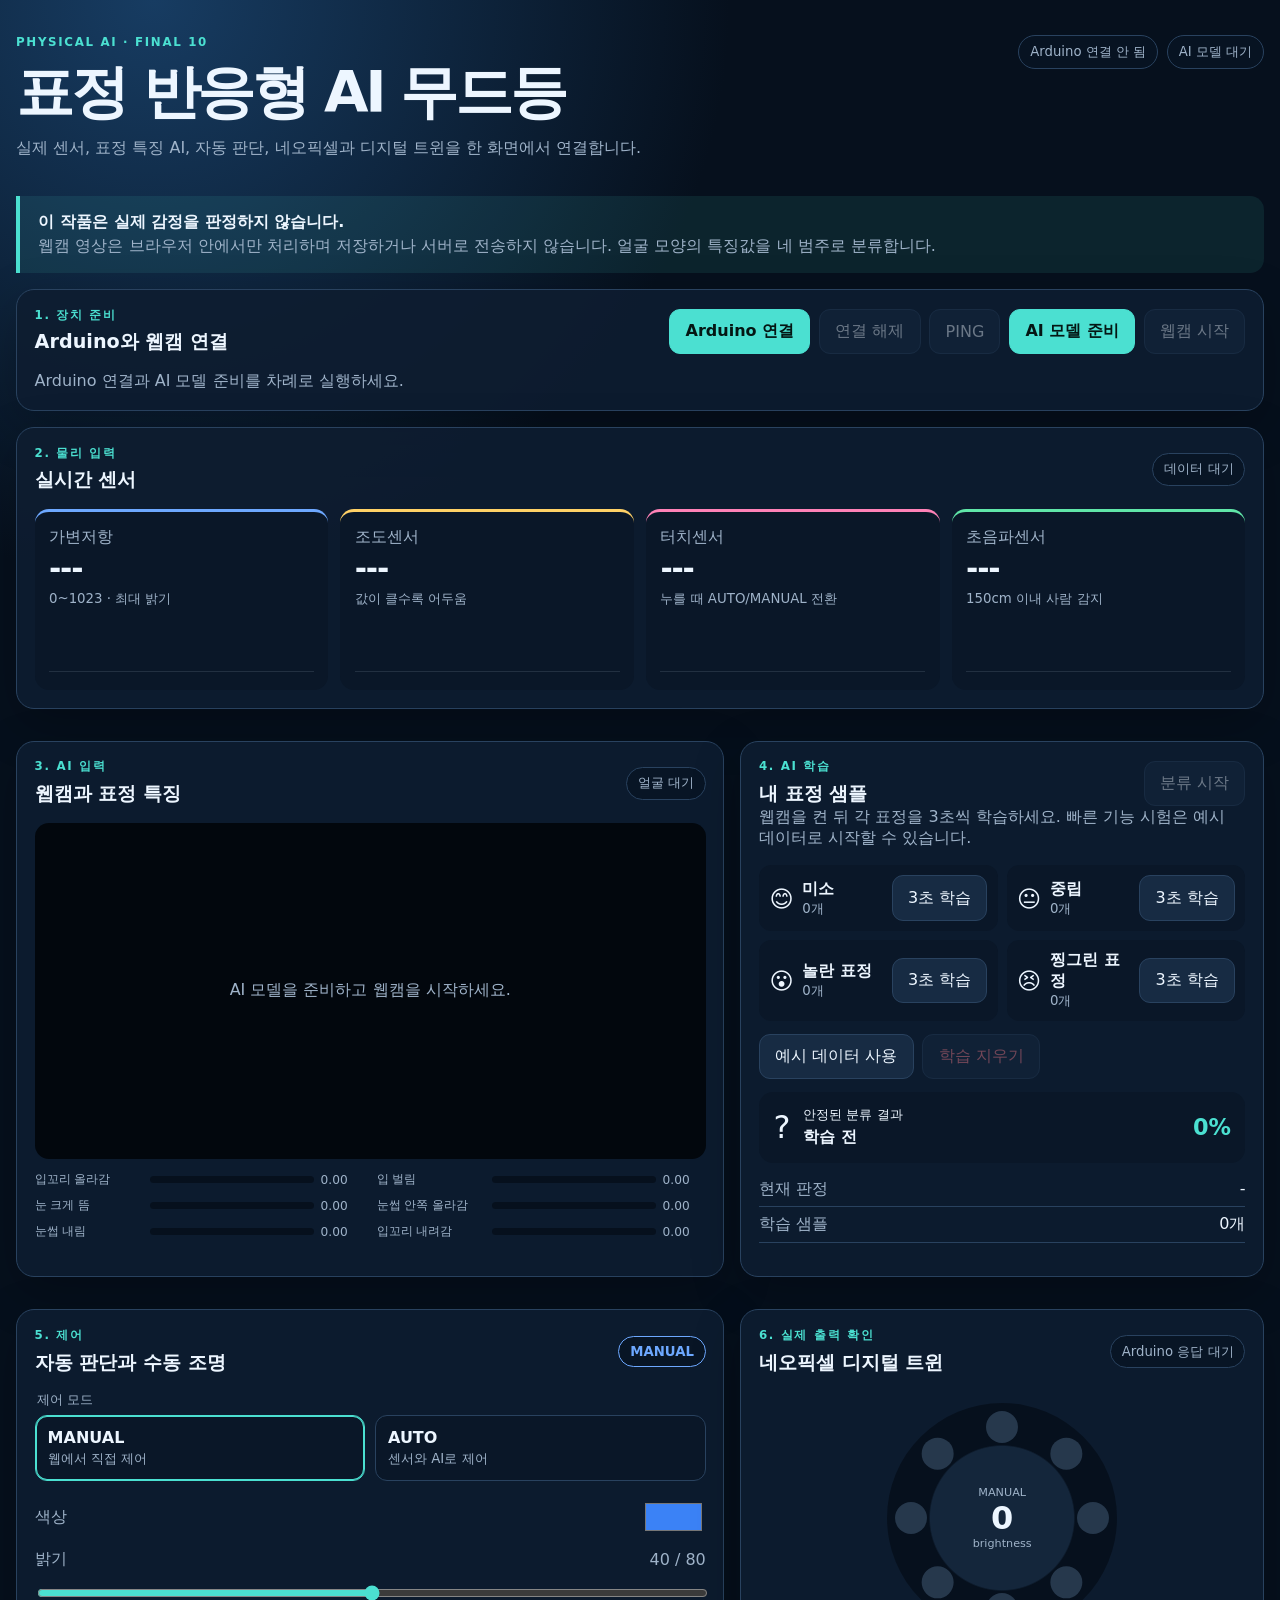
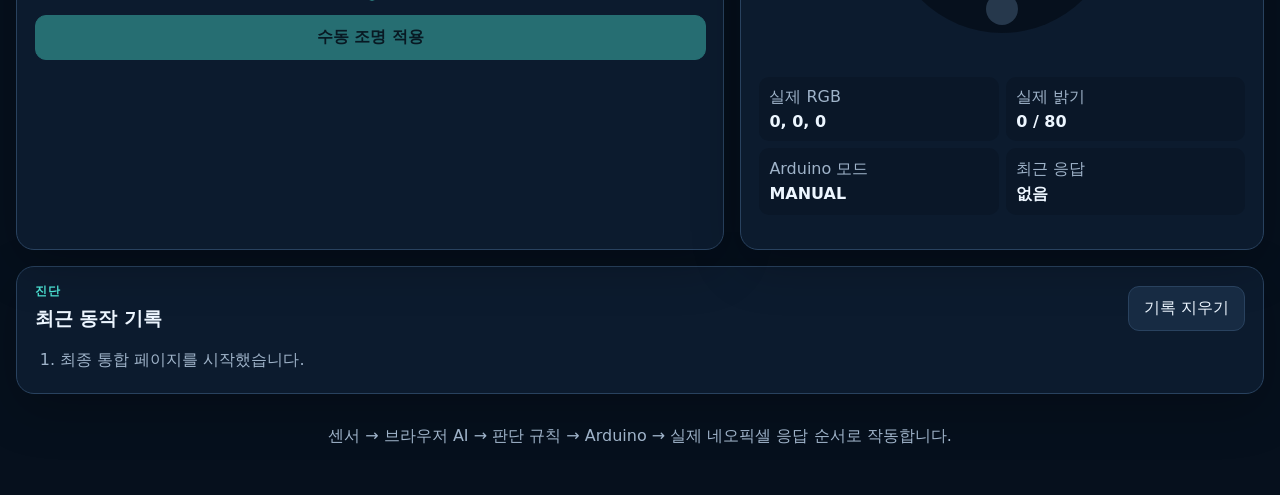
<file: final/10_exhibition/index.html>
<!doctype html>
<html lang="ko">
<head>
  <meta charset="utf-8">
  <meta name="viewport" content="width=device-width, initial-scale=1">
  <meta name="theme-color" content="#07111f">
  <title>10단계 | Physical AI 무드등 최종 통합</title>
  <link rel="stylesheet" href="styles.css">
</head>
<body>
  <header class="topbar">
    <div>
      <p class="eyebrow">PHYSICAL AI · FINAL 10</p>
      <h1>표정 반응형 AI 무드등</h1>
      <p class="subtitle">실제 센서, 표정 특징 AI, 자동 판단, 네오픽셀과 디지털 트윈을 한 화면에서 연결합니다.</p>
    </div>
    <div class="status-stack" aria-label="시스템 상태">
      <span id="serialStatus" class="status" data-state="idle">Arduino 연결 안 됨</span>
      <span id="modelStatus" class="status" data-state="idle">AI 모델 대기</span>
    </div>
  </header>

  <main>
    <section class="notice">
      <strong>이 작품은 실제 감정을 판정하지 않습니다.</strong>
      웹캠 영상은 브라우저 안에서만 처리하며 저장하거나 서버로 전송하지 않습니다. 얼굴 모양의 특징값을 네 범주로 분류합니다.
    </section>

    <section class="panel start-panel" aria-labelledby="startTitle">
      <div>
        <p class="step-label">1. 장치 준비</p>
        <h2 id="startTitle">Arduino와 웹캠 연결</h2>
      </div>
      <div class="button-row">
        <button id="connectButton" class="primary">Arduino 연결</button>
        <button id="disconnectButton" disabled>연결 해제</button>
        <button id="pingButton" disabled>PING</button>
        <button id="loadModelButton" class="primary">AI 모델 준비</button>
        <button id="cameraButton" disabled>웹캠 시작</button>
      </div>
      <p id="systemMessage" class="message" role="status" aria-live="polite">Arduino 연결과 AI 모델 준비를 차례로 실행하세요.</p>
    </section>

    <div class="main-grid">
      <section class="panel sensor-panel" aria-labelledby="sensorTitle">
        <div class="section-heading">
          <div>
            <p class="step-label">2. 물리 입력</p>
            <h2 id="sensorTitle">실시간 센서</h2>
          </div>
          <span id="packetStatus" class="chip">데이터 대기</span>
        </div>
        <div class="sensor-grid">
          <article class="sensor-card" data-sensor="pot">
            <span>가변저항</span><strong id="potValue">---</strong><small>0~1023 · 최대 밝기</small>
            <canvas id="potChart" aria-label="가변저항 최근 데이터"></canvas>
          </article>
          <article class="sensor-card" data-sensor="light">
            <span>조도센서</span><strong id="lightValue">---</strong><small>값이 클수록 어두움</small>
            <canvas id="lightChart" aria-label="조도센서 최근 데이터"></canvas>
          </article>
          <article class="sensor-card" data-sensor="touch">
            <span>터치센서</span><strong id="touchValue">---</strong><small>누를 때 AUTO/MANUAL 전환</small>
            <canvas id="touchChart" aria-label="터치센서 최근 데이터"></canvas>
          </article>
          <article class="sensor-card" data-sensor="distance">
            <span>초음파센서</span><strong id="distanceValue">---</strong><small>150cm 이내 사람 감지</small>
            <canvas id="distanceChart" aria-label="거리센서 최근 데이터"></canvas>
          </article>
        </div>
      </section>

      <section class="panel camera-panel" aria-labelledby="cameraTitle">
        <div class="section-heading">
          <div>
            <p class="step-label">3. AI 입력</p>
            <h2 id="cameraTitle">웹캠과 표정 특징</h2>
          </div>
          <span id="faceStatus" class="chip">얼굴 대기</span>
        </div>
        <div class="video-frame">
          <video id="webcam" autoplay playsinline muted></video>
          <div id="cameraPlaceholder" class="placeholder">AI 모델을 준비하고 웹캠을 시작하세요.</div>
        </div>
        <div id="featureBars" class="feature-bars" aria-label="현재 얼굴 특징값"></div>
      </section>

      <section class="panel ai-panel" aria-labelledby="aiTitle">
        <div class="section-heading">
          <div>
            <p class="step-label">4. AI 학습</p>
            <h2 id="aiTitle">내 표정 샘플</h2>
          </div>
          <button id="classifyButton" disabled>분류 시작</button>
        </div>
        <p class="help">웹캠을 켠 뒤 각 표정을 3초씩 학습하세요. 빠른 기능 시험은 예시 데이터로 시작할 수 있습니다.</p>
        <div id="trainingGrid" class="training-grid"></div>
        <div class="button-row compact">
          <button id="demoSamplesButton">예시 데이터 사용</button>
          <button id="clearSamplesButton" class="danger" disabled>학습 지우기</button>
        </div>
        <div class="prediction" aria-live="polite">
          <span id="predictionIcon" aria-hidden="true">?</span>
          <div><small>안정된 분류 결과</small><strong id="predictionLabel">학습 전</strong></div>
          <b id="confidenceValue">0%</b>
        </div>
        <dl class="mini-metrics">
          <div><dt>현재 판정</dt><dd id="rawPrediction">-</dd></div>
          <div><dt>학습 샘플</dt><dd id="sampleCount">0개</dd></div>
        </dl>
      </section>

      <section class="panel control-panel" aria-labelledby="controlTitle">
        <div class="section-heading">
          <div>
            <p class="step-label">5. 제어</p>
            <h2 id="controlTitle">자동 판단과 수동 조명</h2>
          </div>
          <span id="modeBadge" class="mode-badge">MANUAL</span>
        </div>
        <fieldset class="mode-selector">
          <legend>제어 모드</legend>
          <label><input type="radio" name="mode" value="MANUAL" checked><span>MANUAL<small>웹에서 직접 제어</small></span></label>
          <label><input type="radio" name="mode" value="AUTO"><span>AUTO<small>센서와 AI로 제어</small></span></label>
        </fieldset>
        <div id="manualControls" class="manual-controls">
          <label>색상 <input id="manualColor" type="color" value="#3b82f6"></label>
          <label>밝기 <span><output id="manualBrightnessOut">40</output> / 80</span><input id="manualBrightness" type="range" min="0" max="80" value="40"></label>
          <button id="sendManualButton" class="primary" disabled>수동 조명 적용</button>
        </div>
        <div id="autoControls" class="auto-controls" hidden>
          <dl class="decision-list">
            <div><dt>판단</dt><dd id="decisionReason">센서와 표정 결과 대기</dd></div>
            <div><dt>명령</dt><dd><code id="decisionCommand">이전 상태 유지</code></dd></div>
            <div><dt>기준</dt><dd>거리 150cm · 신뢰도 70% · 밝기 상한 80</dd></div>
          </dl>
        </div>
      </section>

      <section class="panel twin-panel" aria-labelledby="twinTitle">
        <div class="section-heading">
          <div>
            <p class="step-label">6. 실제 출력 확인</p>
            <h2 id="twinTitle">네오픽셀 디지털 트윈</h2>
          </div>
          <span id="ackStatus" class="chip">Arduino 응답 대기</span>
        </div>
        <div class="twin-stage">
          <div id="pixelRing" class="pixel-ring" role="img" aria-label="네오픽셀 실제 상태">
            <div class="ring-center"><span id="twinMode">MANUAL</span><strong id="twinBrightness">0</strong><small>brightness</small></div>
          </div>
        </div>
        <dl class="state-grid">
          <div><dt>실제 RGB</dt><dd id="actualRgb">0, 0, 0</dd></div>
          <div><dt>실제 밝기</dt><dd id="actualBrightness">0 / 80</dd></div>
          <div><dt>Arduino 모드</dt><dd id="actualMode">MANUAL</dd></div>
          <div><dt>최근 응답</dt><dd id="lastAck">없음</dd></div>
        </dl>
      </section>
    </div>

    <section class="panel log-panel" aria-labelledby="logTitle">
      <div class="section-heading"><div><p class="step-label">진단</p><h2 id="logTitle">최근 동작 기록</h2></div><button id="clearLogButton">기록 지우기</button></div>
      <ol id="eventLog" class="event-log"><li>최종 통합 페이지를 시작했습니다.</li></ol>
    </section>
  </main>

  <footer>센서 → 브라우저 AI → 판단 규칙 → Arduino → 실제 네오픽셀 응답 순서로 작동합니다.</footer>
  <script type="module" src="app.mjs"></script>
</body>
</html>
</file>
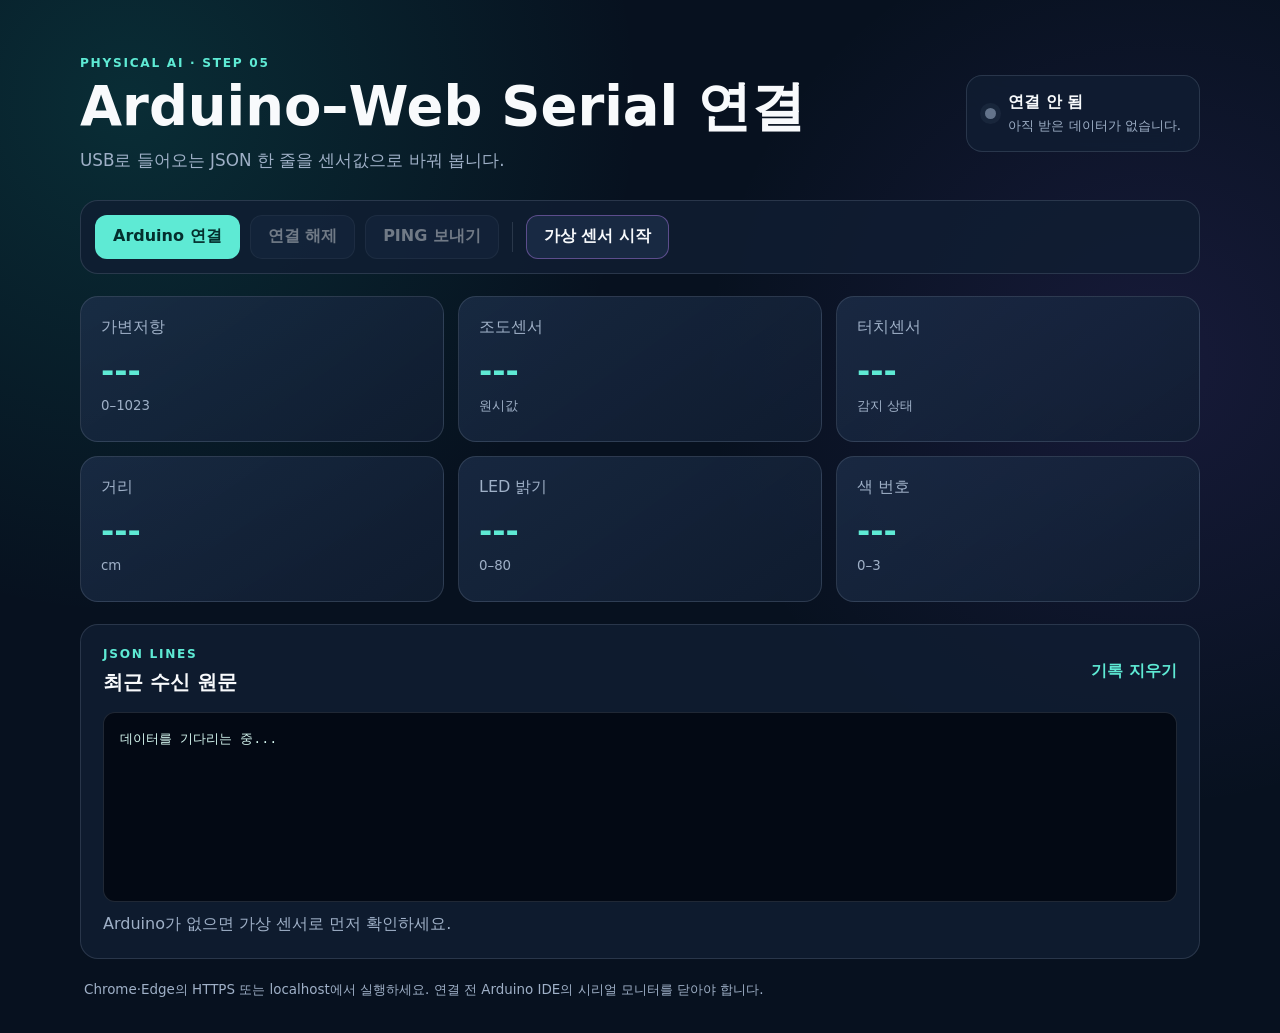
<file: web/05_web_serial/index.html>
<!doctype html>
<html lang="ko">
  <head>
    <meta charset="utf-8">
    <meta name="viewport" content="width=device-width, initial-scale=1">
    <meta name="theme-color" content="#0f172a">
    <title>5단계 · Arduino Web Serial</title>
    <link rel="stylesheet" href="styles.css">
    <script src="app.js" defer></script>
  </head>
  <body>
    <main class="page-shell">
      <header class="hero">
        <div>
          <p class="eyebrow">PHYSICAL AI · STEP 05</p>
          <h1>Arduino–Web Serial 연결</h1>
          <p class="subtitle">USB로 들어오는 JSON 한 줄을 센서값으로 바꿔 봅니다.</p>
        </div>
        <div class="status-panel" aria-live="polite">
          <span id="statusDot" class="status-dot"></span>
          <div>
            <strong id="connectionStatus">연결 안 됨</strong>
            <small id="lastUpdated">아직 받은 데이터가 없습니다.</small>
          </div>
        </div>
      </header>

      <section class="control-bar" aria-label="연결 제어">
        <button id="connectButton" class="button button-primary" type="button">Arduino 연결</button>
        <button id="disconnectButton" class="button" type="button" disabled>연결 해제</button>
        <button id="pingButton" class="button" type="button" disabled>PING 보내기</button>
        <span class="divider" aria-hidden="true"></span>
        <button id="mockButton" class="button button-mock" type="button">가상 센서 시작</button>
      </section>

      <p id="browserNotice" class="notice" hidden></p>

      <section class="sensor-grid" aria-label="센서값">
        <article class="sensor-card">
          <span>가변저항</span>
          <strong id="potValue">---</strong>
          <small>0–1023</small>
        </article>
        <article class="sensor-card">
          <span>조도센서</span>
          <strong id="lightValue">---</strong>
          <small>원시값</small>
        </article>
        <article class="sensor-card">
          <span>터치센서</span>
          <strong id="touchValue">---</strong>
          <small>감지 상태</small>
        </article>
        <article class="sensor-card">
          <span>거리</span>
          <strong id="distanceValue">---</strong>
          <small>cm</small>
        </article>
        <article class="sensor-card">
          <span>LED 밝기</span>
          <strong id="brightnessValue">---</strong>
          <small>0–80</small>
        </article>
        <article class="sensor-card">
          <span>색 번호</span>
          <strong id="colorValue">---</strong>
          <small>0–3</small>
        </article>
      </section>

      <section class="console-panel">
        <div class="section-heading">
          <div>
            <p class="eyebrow">JSON LINES</p>
            <h2>최근 수신 원문</h2>
          </div>
          <button id="clearLogButton" class="text-button" type="button">기록 지우기</button>
        </div>
        <pre id="serialLog" aria-live="polite">데이터를 기다리는 중...</pre>
        <p id="message" class="message">Arduino가 없으면 가상 센서로 먼저 확인하세요.</p>
      </section>

      <footer>
        Chrome·Edge의 HTTPS 또는 localhost에서 실행하세요. 연결 전 Arduino IDE의 시리얼 모니터를 닫아야 합니다.
      </footer>
    </main>
  </body>
</html>
</file>
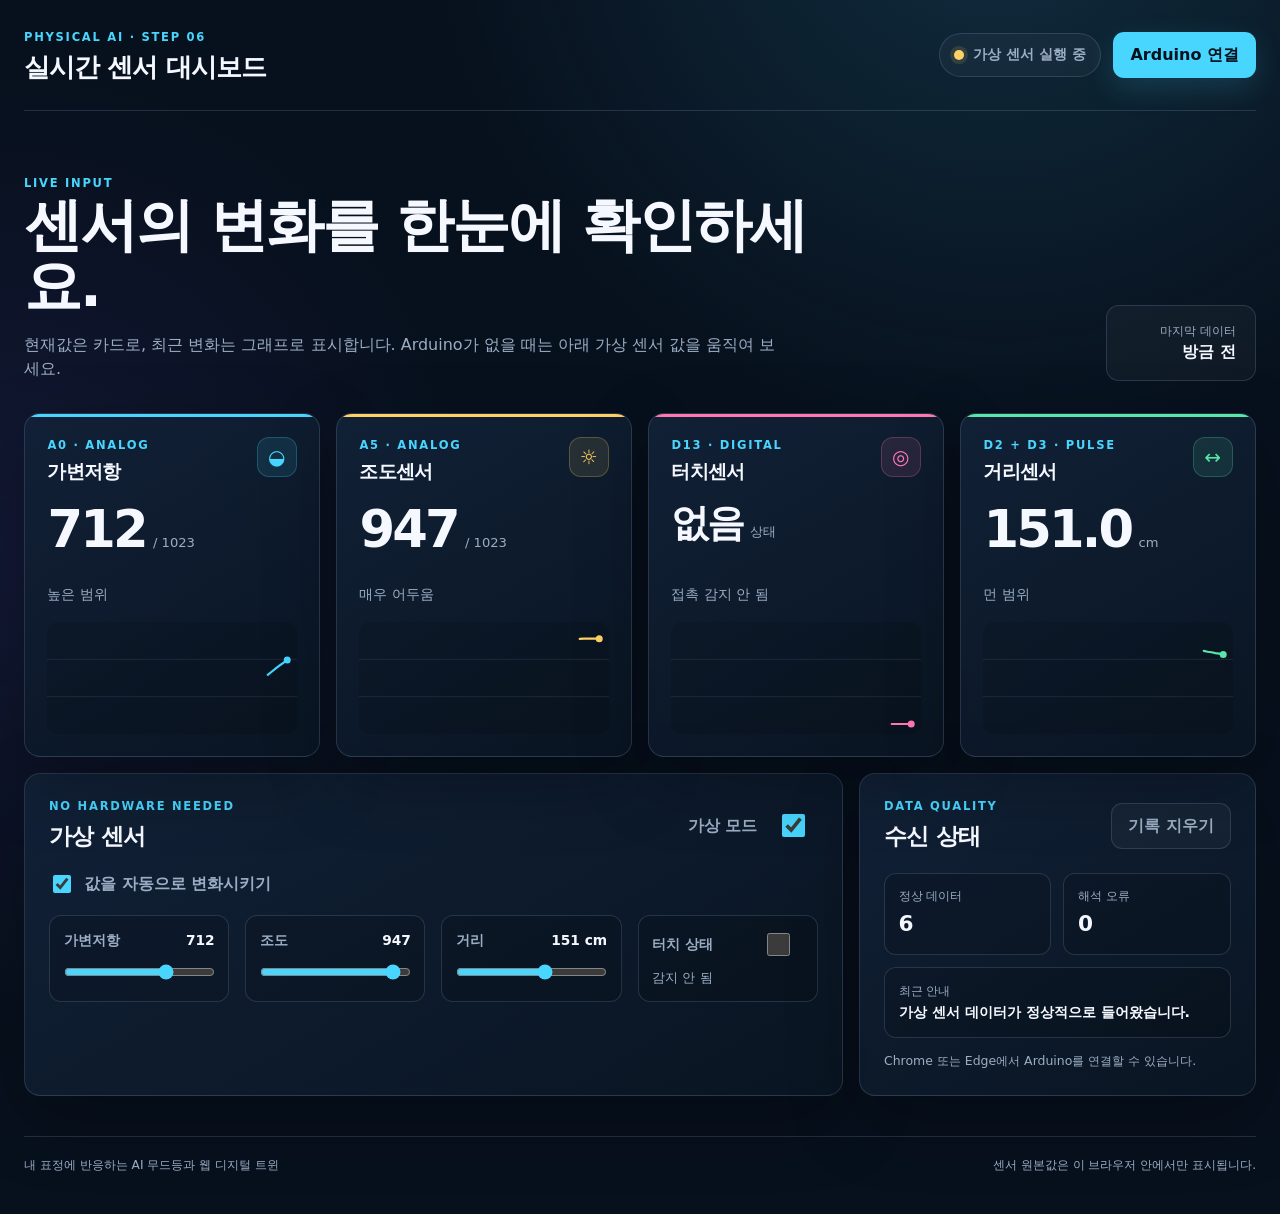
<file: web/06_dashboard/index.html>
<!doctype html>
<html lang="ko">
  <head>
    <meta charset="utf-8">
    <meta name="viewport" content="width=device-width, initial-scale=1">
    <meta name="theme-color" content="#08111f">
    <title>실시간 센서 대시보드 | AI 무드등</title>
    <link rel="stylesheet" href="styles.css">
  </head>
  <body>
    <a class="skip-link" href="#sensor-grid">센서 카드로 바로 가기</a>

    <header class="topbar">
      <div class="brand">
        <span class="eyebrow">PHYSICAL AI · STEP 06</span>
        <h1>실시간 센서 대시보드</h1>
      </div>

      <div class="connection-actions" aria-label="연결 제어">
        <div id="source-status" class="status-badge status-simulation" role="status" aria-live="polite">
          <span class="status-dot" aria-hidden="true"></span>
          <span id="source-status-text">가상 센서 실행 중</span>
        </div>
        <button id="serial-button" class="button button-primary" type="button">Arduino 연결</button>
      </div>
    </header>

    <main>
      <section class="intro" aria-labelledby="dashboard-heading">
        <div>
          <p class="section-label">LIVE INPUT</p>
          <h2 id="dashboard-heading">센서의 변화를 한눈에 확인하세요.</h2>
          <p>현재값은 카드로, 최근 변화는 그래프로 표시합니다. Arduino가 없을 때는 아래 가상 센서 값을 움직여 보세요.</p>
        </div>
        <div class="clock-panel" aria-label="데이터 수신 상태">
          <span>마지막 데이터</span>
          <strong id="last-update">방금 전</strong>
        </div>
      </section>

      <section id="sensor-grid" class="sensor-grid" aria-label="실시간 센서값">
        <article class="sensor-card sensor-pot" data-card="pot">
          <div class="card-heading">
            <div>
              <p class="sensor-code">A0 · ANALOG</p>
              <h2>가변저항</h2>
            </div>
            <span class="sensor-icon" aria-hidden="true">◒</span>
          </div>
          <div class="reading-row">
            <strong id="pot-value" class="reading">---</strong>
            <span class="unit">/ 1023</span>
          </div>
          <p id="pot-meaning" class="meaning">값을 기다리는 중</p>
          <div class="chart-frame" role="img" aria-labelledby="pot-chart-label">
            <canvas id="pot-chart" data-sensor="pot" aria-hidden="true"></canvas>
            <span id="pot-chart-label" class="sr-only">가변저항의 최근 변화 그래프. 아직 데이터가 없습니다.</span>
          </div>
        </article>

        <article class="sensor-card sensor-light" data-card="light">
          <div class="card-heading">
            <div>
              <p class="sensor-code">A5 · ANALOG</p>
              <h2>조도센서</h2>
            </div>
            <span class="sensor-icon" aria-hidden="true">☼</span>
          </div>
          <div class="reading-row">
            <strong id="light-value" class="reading">---</strong>
            <span class="unit">/ 1023</span>
          </div>
          <p id="light-meaning" class="meaning">값을 기다리는 중</p>
          <div class="chart-frame" role="img" aria-labelledby="light-chart-label">
            <canvas id="light-chart" data-sensor="light" aria-hidden="true"></canvas>
            <span id="light-chart-label" class="sr-only">조도센서의 최근 변화 그래프. 아직 데이터가 없습니다.</span>
          </div>
        </article>

        <article class="sensor-card sensor-touch" data-card="touch">
          <div class="card-heading">
            <div>
              <p class="sensor-code">D13 · DIGITAL</p>
              <h2>터치센서</h2>
            </div>
            <span class="sensor-icon" aria-hidden="true">◎</span>
          </div>
          <div class="reading-row">
            <strong id="touch-value" class="reading reading-word">---</strong>
            <span class="unit">상태</span>
          </div>
          <p id="touch-meaning" class="meaning">값을 기다리는 중</p>
          <div class="chart-frame" role="img" aria-labelledby="touch-chart-label">
            <canvas id="touch-chart" data-sensor="touch" aria-hidden="true"></canvas>
            <span id="touch-chart-label" class="sr-only">터치센서의 최근 상태 변화 그래프. 아직 데이터가 없습니다.</span>
          </div>
        </article>

        <article class="sensor-card sensor-distance" data-card="distance">
          <div class="card-heading">
            <div>
              <p class="sensor-code">D2 + D3 · PULSE</p>
              <h2>거리센서</h2>
            </div>
            <span class="sensor-icon" aria-hidden="true">↔</span>
          </div>
          <div class="reading-row">
            <strong id="distance-value" class="reading">---</strong>
            <span class="unit">cm</span>
          </div>
          <p id="distance-meaning" class="meaning">값을 기다리는 중</p>
          <div class="chart-frame" role="img" aria-labelledby="distance-chart-label">
            <canvas id="distance-chart" data-sensor="distance" aria-hidden="true"></canvas>
            <span id="distance-chart-label" class="sr-only">거리센서의 최근 변화 그래프. 아직 데이터가 없습니다.</span>
          </div>
        </article>
      </section>

      <section class="control-grid" aria-label="대시보드 제어와 데이터 상태">
        <article class="panel simulator-panel">
          <div class="panel-heading">
            <div>
              <p class="section-label">NO HARDWARE NEEDED</p>
              <h2>가상 센서</h2>
            </div>
            <label class="switch-label">
              <span>가상 모드</span>
              <input id="simulation-toggle" type="checkbox" role="switch" checked>
            </label>
          </div>

          <label class="auto-row">
            <input id="auto-simulation" type="checkbox" checked>
            <span>값을 자동으로 변화시키기</span>
          </label>

          <div id="simulation-controls" class="slider-grid">
            <label>
              <span>가변저항 <output id="sim-pot-output" for="sim-pot">512</output></span>
              <input id="sim-pot" type="range" min="0" max="1023" value="512">
            </label>
            <label>
              <span>조도 <output id="sim-light-output" for="sim-light">680</output></span>
              <input id="sim-light" type="range" min="0" max="1023" value="680">
            </label>
            <label>
              <span>거리 <output id="sim-distance-output" for="sim-distance">80 cm</output></span>
              <input id="sim-distance" type="range" min="2" max="250" value="80">
            </label>
            <label class="touch-control">
              <span>터치 상태</span>
              <input id="sim-touch" type="checkbox" role="switch">
              <span class="touch-state" id="sim-touch-output">감지 안 됨</span>
            </label>
          </div>
        </article>

        <article class="panel quality-panel">
          <div class="panel-heading">
            <div>
              <p class="section-label">DATA QUALITY</p>
              <h2>수신 상태</h2>
            </div>
            <button id="clear-button" class="button button-ghost" type="button">기록 지우기</button>
          </div>

          <dl class="quality-list">
            <div>
              <dt>정상 데이터</dt>
              <dd id="packet-count">0</dd>
            </div>
            <div>
              <dt>해석 오류</dt>
              <dd id="error-count">0</dd>
            </div>
            <div class="quality-message">
              <dt>최근 안내</dt>
              <dd id="last-message">가상 센서가 데이터를 만들고 있습니다.</dd>
            </div>
          </dl>

          <p id="serial-support-note" class="support-note">Chrome 또는 Edge에서 Arduino를 연결할 수 있습니다.</p>
        </article>
      </section>
    </main>

    <footer>
      <span>내 표정에 반응하는 AI 무드등과 웹 디지털 트윈</span>
      <span>센서 원본값은 이 브라우저 안에서만 표시됩니다.</span>
    </footer>

    <script src="data-parser.js"></script>
    <script src="app.js"></script>
  </body>
</html>
</file>
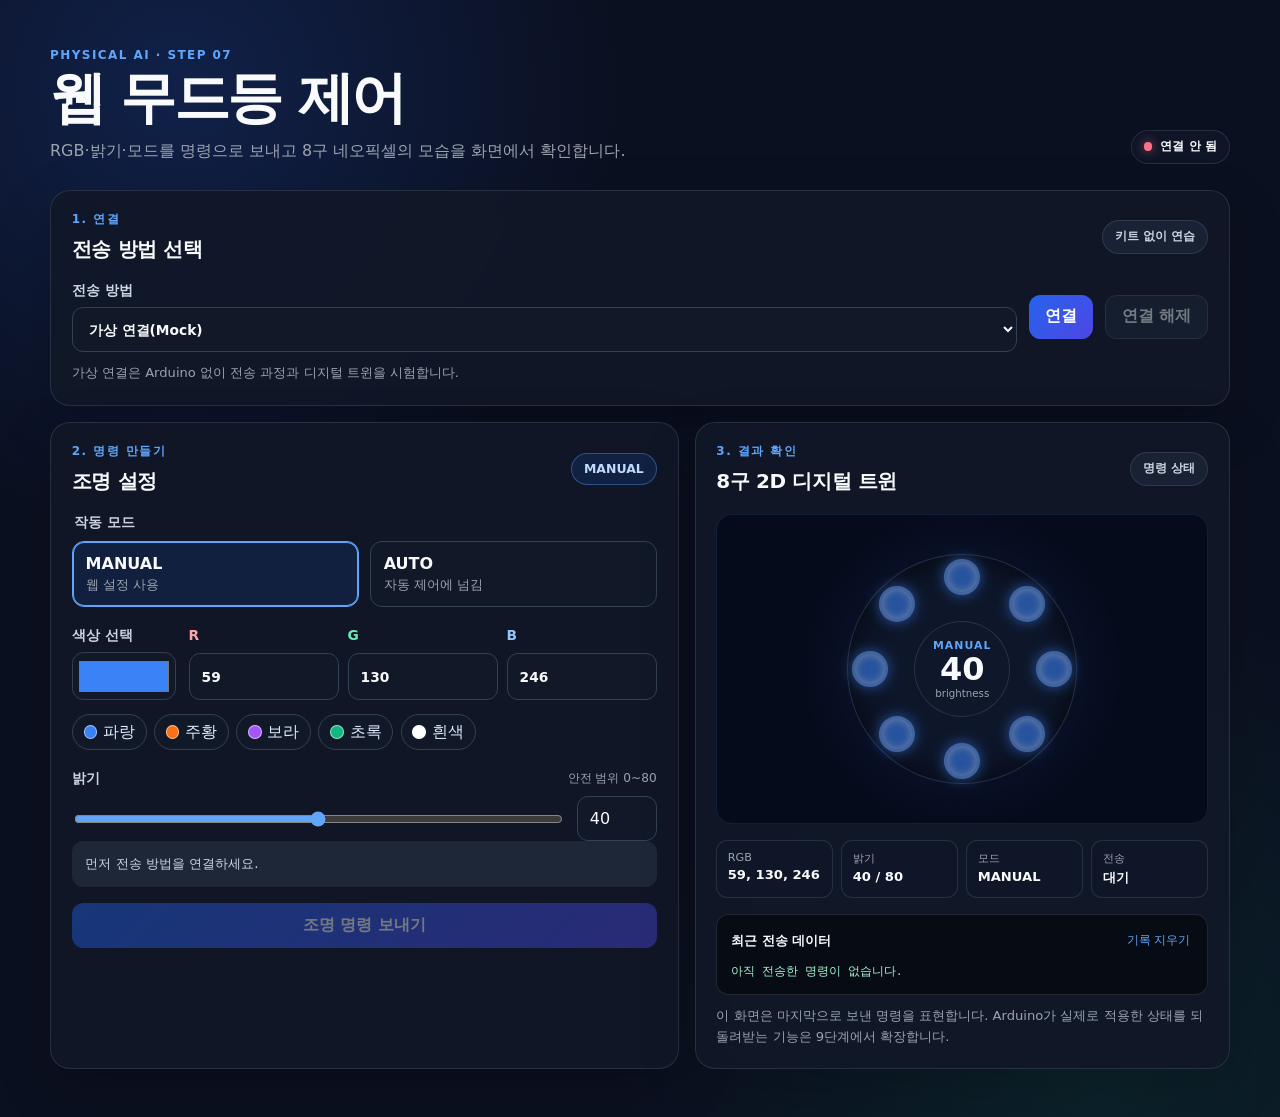
<file: web/07_light_control/index.html>
<!doctype html>
<html lang="ko">
  <head>
    <meta charset="UTF-8" />
    <meta name="viewport" content="width=device-width, initial-scale=1.0" />
    <meta name="theme-color" content="#111827" />
    <title>7단계 | 웹 무드등 제어</title>
    <link rel="stylesheet" href="style.css" />
    <script src="app.js" defer></script>
  </head>
  <body>
    <header class="page-header">
      <div>
        <p class="eyebrow">PHYSICAL AI · STEP 07</p>
        <h1>웹 무드등 제어</h1>
        <p class="subtitle">RGB·밝기·모드를 명령으로 보내고 8구 네오픽셀의 모습을 화면에서 확인합니다.</p>
      </div>
      <div id="connectionBadge" class="status-badge status-offline" role="status" aria-live="polite">
        <span class="status-dot" aria-hidden="true"></span>
        <span id="connectionText">연결 안 됨</span>
      </div>
    </header>

    <main class="layout">
      <section class="panel connection-panel" aria-labelledby="connectionTitle">
        <div class="section-heading">
          <div>
            <p class="step-label">1. 연결</p>
            <h2 id="connectionTitle">전송 방법 선택</h2>
          </div>
          <span id="transportHint" class="helper-chip">키트 없이 연습</span>
        </div>

        <div class="connection-row">
          <label class="field transport-field">
            <span>전송 방법</span>
            <select id="transportSelect">
              <option value="mock">가상 연결(Mock)</option>
              <option value="serial">Arduino USB(Web Serial)</option>
            </select>
          </label>
          <button id="connectButton" class="button button-primary" type="button">연결</button>
          <button id="disconnectButton" class="button button-secondary" type="button" disabled>연결 해제</button>
        </div>
        <p id="connectionHelp" class="help-text">
          가상 연결은 Arduino 없이 전송 과정을 시험합니다.
        </p>
      </section>

      <section class="panel controls-panel" aria-labelledby="controlsTitle">
        <div class="section-heading">
          <div>
            <p class="step-label">2. 명령 만들기</p>
            <h2 id="controlsTitle">조명 설정</h2>
          </div>
          <span id="modeBadge" class="mode-badge mode-manual">MANUAL</span>
        </div>

        <fieldset class="mode-selector">
          <legend>작동 모드</legend>
          <label>
            <input type="radio" name="mode" value="MANUAL" checked />
            <span><strong>MANUAL</strong><small>웹 설정 사용</small></span>
          </label>
          <label>
            <input type="radio" name="mode" value="AUTO" />
            <span><strong>AUTO</strong><small>자동 제어에 넘김</small></span>
          </label>
        </fieldset>

        <div id="manualControls" class="manual-controls">
          <div class="color-control">
            <label class="field color-picker-field">
              <span>색상 선택</span>
              <input id="colorPicker" type="color" value="#3b82f6" />
            </label>

            <div class="rgb-grid" aria-label="RGB 직접 입력">
              <label class="field rgb-red">
                <span>R</span>
                <input id="redInput" type="number" min="0" max="255" step="1" value="59" inputmode="numeric" />
              </label>
              <label class="field rgb-green">
                <span>G</span>
                <input id="greenInput" type="number" min="0" max="255" step="1" value="130" inputmode="numeric" />
              </label>
              <label class="field rgb-blue">
                <span>B</span>
                <input id="blueInput" type="number" min="0" max="255" step="1" value="246" inputmode="numeric" />
              </label>
            </div>
          </div>

          <div class="preset-row" aria-label="추천 색상">
            <button type="button" class="preset" data-color="#3b82f6" style="--preset-color: #3b82f6">파랑</button>
            <button type="button" class="preset" data-color="#f97316" style="--preset-color: #f97316">주황</button>
            <button type="button" class="preset" data-color="#a855f7" style="--preset-color: #a855f7">보라</button>
            <button type="button" class="preset" data-color="#10b981" style="--preset-color: #10b981">초록</button>
            <button type="button" class="preset" data-color="#ffffff" style="--preset-color: #ffffff">흰색</button>
          </div>

          <div class="brightness-control">
            <div class="brightness-heading">
              <label for="brightnessSlider">밝기</label>
              <span>안전 범위 0~80</span>
            </div>
            <div class="brightness-row">
              <input id="brightnessSlider" type="range" min="0" max="80" step="1" value="40" />
              <input id="brightnessInput" aria-label="밝기 숫자 입력" type="number" min="0" max="80" step="1" value="40" inputmode="numeric" />
            </div>
          </div>
        </div>

        <div id="autoNotice" class="auto-notice" hidden>
          AUTO 모드에서는 색과 밝기를 자동 제어 기능에 맡깁니다. 현재 RGB·밝기는 전환 직전 상태로 함께 전송됩니다.
        </div>

        <div id="feedback" class="feedback feedback-neutral" role="status" aria-live="polite">
          먼저 전송 방법을 연결하세요.
        </div>

        <button id="sendButton" class="button button-send" type="button" disabled>
          조명 명령 보내기
        </button>
      </section>

      <section class="panel twin-panel" aria-labelledby="twinTitle">
        <div class="section-heading">
          <div>
            <p class="step-label">3. 결과 확인</p>
            <h2 id="twinTitle">8구 2D 디지털 트윈</h2>
          </div>
          <span class="helper-chip">명령 상태</span>
        </div>

        <div class="twin-stage">
          <div id="pixelRing" class="pixel-ring" role="img" aria-label="파란색 밝기 40의 네오픽셀 8구 미리보기">
            <div class="ring-center">
              <span id="twinMode">MANUAL</span>
              <strong id="twinBrightness">40</strong>
              <small>brightness</small>
            </div>
          </div>
        </div>

        <dl class="state-grid">
          <div><dt>RGB</dt><dd id="rgbState">59, 130, 246</dd></div>
          <div><dt>밝기</dt><dd id="brightnessState">40 / 80</dd></div>
          <div><dt>모드</dt><dd id="modeState">MANUAL</dd></div>
          <div><dt>전송</dt><dd id="sendState">대기</dd></div>
        </dl>

        <div class="log-box">
          <div class="log-heading">
            <h3>최근 전송 데이터</h3>
            <button id="clearLogButton" type="button" class="text-button">기록 지우기</button>
          </div>
          <pre id="commandLog" aria-live="polite">아직 전송한 명령이 없습니다.</pre>
        </div>
        <p class="twin-note">이 화면은 마지막으로 보낸 명령을 표현합니다. Arduino가 실제로 적용한 상태를 되돌려받는 기능은 9단계에서 확장합니다.</p>
      </section>
    </main>
  </body>
</html>
</file>
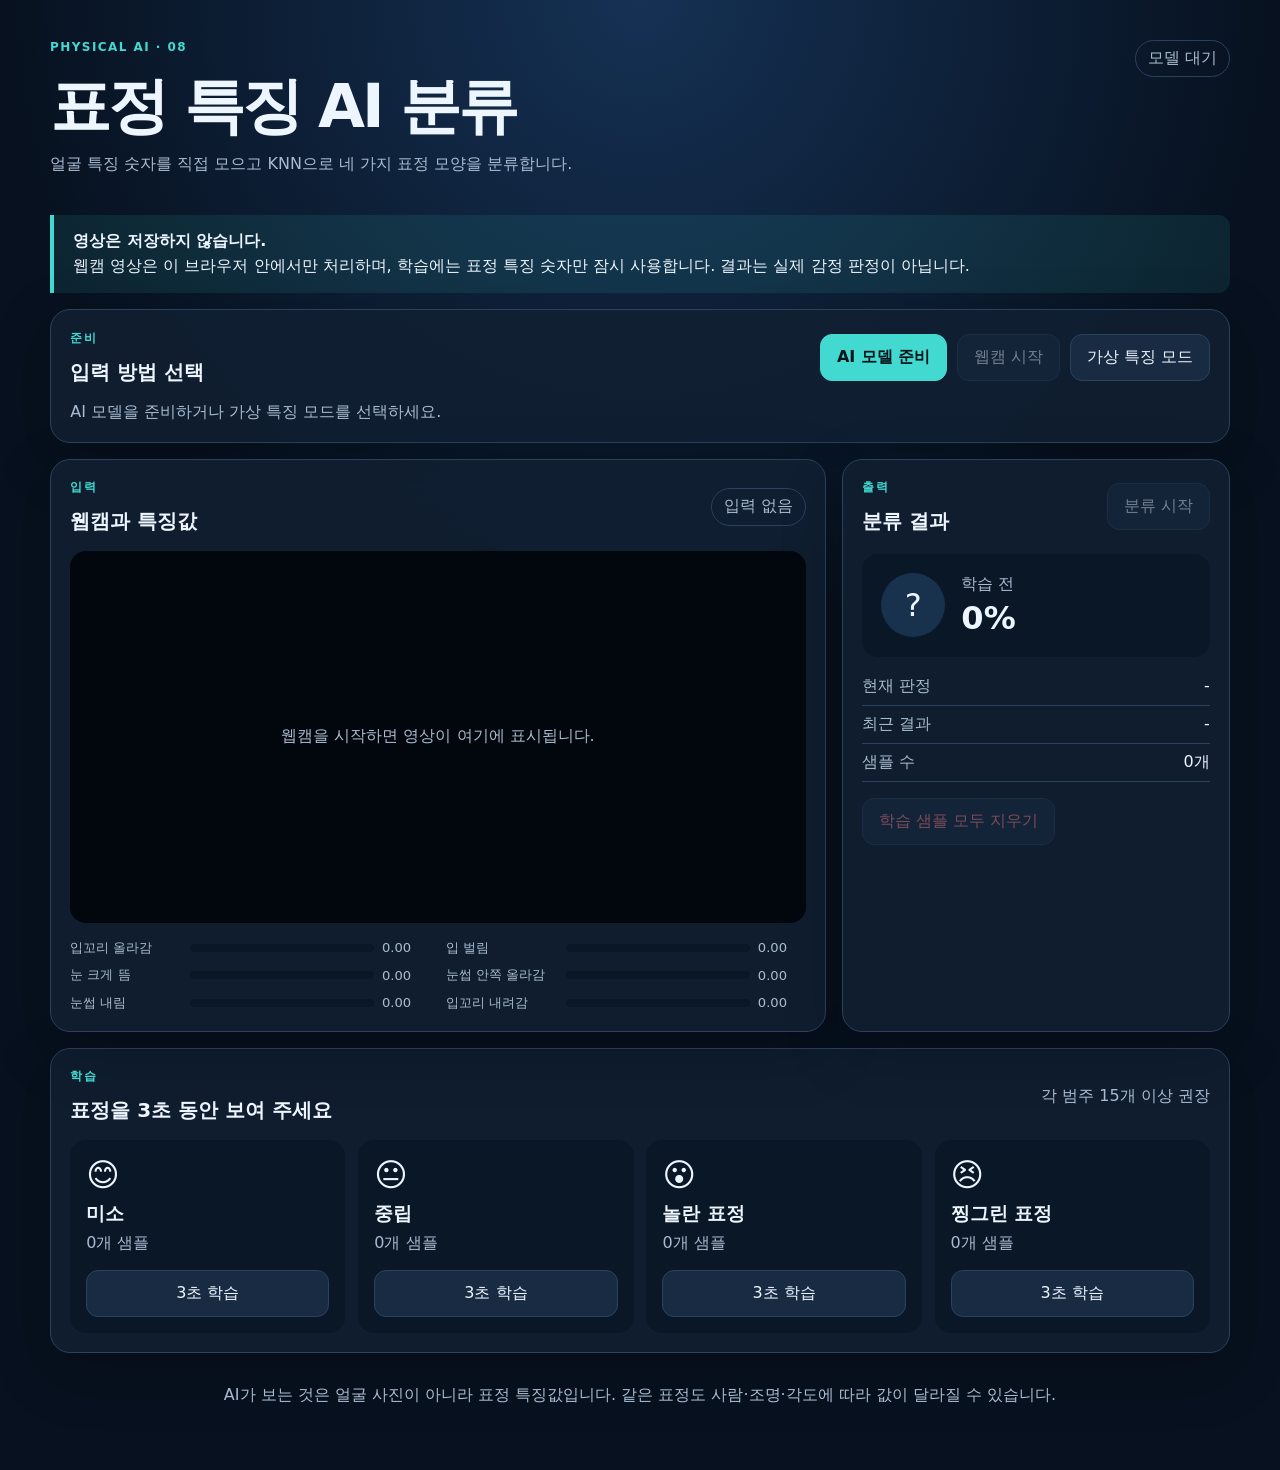
<file: web/08_expression_ai/index.html>
<!doctype html>
<html lang="ko">
<head>
  <meta charset="utf-8">
  <meta name="viewport" content="width=device-width, initial-scale=1">
  <title>8단계 | 표정 특징 AI 분류</title>
  <link rel="stylesheet" href="styles.css">
</head>
<body>
  <header class="topbar">
    <div>
      <p class="eyebrow">PHYSICAL AI · 08</p>
      <h1>표정 특징 AI 분류</h1>
      <p class="subtitle">얼굴 특징 숫자를 직접 모으고 KNN으로 네 가지 표정 모양을 분류합니다.</p>
    </div>
    <span id="modelStatus" class="status" data-state="idle">모델 대기</span>
  </header>

  <main>
    <section class="notice" aria-label="개인정보 안내">
      <strong>영상은 저장하지 않습니다.</strong>
      웹캠 영상은 이 브라우저 안에서만 처리하며, 학습에는 표정 특징 숫자만 잠시 사용합니다. 결과는 실제 감정 판정이 아닙니다.
    </section>

    <section class="controls panel" aria-labelledby="startHeading">
      <div>
        <p class="step-label">준비</p>
        <h2 id="startHeading">입력 방법 선택</h2>
      </div>
      <div class="button-row">
        <button id="loadModelButton" class="primary">AI 모델 준비</button>
        <button id="cameraButton" disabled>웹캠 시작</button>
        <button id="simulationButton">가상 특징 모드</button>
      </div>
      <p id="message" class="message" role="status" aria-live="polite">AI 모델을 준비하거나 가상 특징 모드를 선택하세요.</p>
    </section>

    <div class="work-grid">
      <section class="panel camera-panel" aria-labelledby="cameraHeading">
        <div class="section-heading">
          <div>
            <p class="step-label">입력</p>
            <h2 id="cameraHeading">웹캠과 특징값</h2>
          </div>
          <span id="inputMode" class="chip">입력 없음</span>
        </div>
        <div class="video-frame">
          <video id="webcam" autoplay playsinline muted></video>
          <div id="cameraPlaceholder" class="placeholder">웹캠을 시작하면 영상이 여기에 표시됩니다.</div>
        </div>
        <div id="featureBars" class="feature-bars" aria-label="현재 얼굴 특징값"></div>
      </section>

      <section class="panel result-panel" aria-labelledby="resultHeading">
        <div class="section-heading">
          <div>
            <p class="step-label">출력</p>
            <h2 id="resultHeading">분류 결과</h2>
          </div>
          <button id="classifyButton" disabled>분류 시작</button>
        </div>
        <div class="prediction" aria-live="polite">
          <span id="predictionIcon" aria-hidden="true">?</span>
          <div>
            <p id="predictionLabel">학습 전</p>
            <strong id="confidenceValue">0%</strong>
          </div>
        </div>
        <dl class="metrics">
          <div><dt>현재 판정</dt><dd id="rawPrediction">-</dd></div>
          <div><dt>최근 결과</dt><dd id="stablePrediction">-</dd></div>
          <div><dt>샘플 수</dt><dd id="totalSamples">0개</dd></div>
        </dl>
        <button id="clearSamplesButton" class="danger" disabled>학습 샘플 모두 지우기</button>
      </section>
    </div>

    <section class="panel" aria-labelledby="trainHeading">
      <div class="section-heading">
        <div>
          <p class="step-label">학습</p>
          <h2 id="trainHeading">표정을 3초 동안 보여 주세요</h2>
        </div>
        <span class="hint">각 범주 15개 이상 권장</span>
      </div>
      <div id="trainingCards" class="training-grid"></div>
    </section>

    <section id="simulationPanel" class="panel simulation-panel" hidden aria-labelledby="simulationHeading">
      <div class="section-heading">
        <div>
          <p class="step-label">가상 실험</p>
          <h2 id="simulationHeading">특징값을 바꾸며 결과 비교</h2>
        </div>
        <button id="loadDemoSamplesButton">예시 학습 데이터 불러오기</button>
      </div>
      <div id="simulationSliders" class="slider-grid"></div>
    </section>
  </main>

  <footer>
    <p>AI가 보는 것은 얼굴 사진이 아니라 표정 특징값입니다. 같은 표정도 사람·조명·각도에 따라 값이 달라질 수 있습니다.</p>
  </footer>

  <script type="module" src="app.mjs"></script>
</body>
</html>
</file>
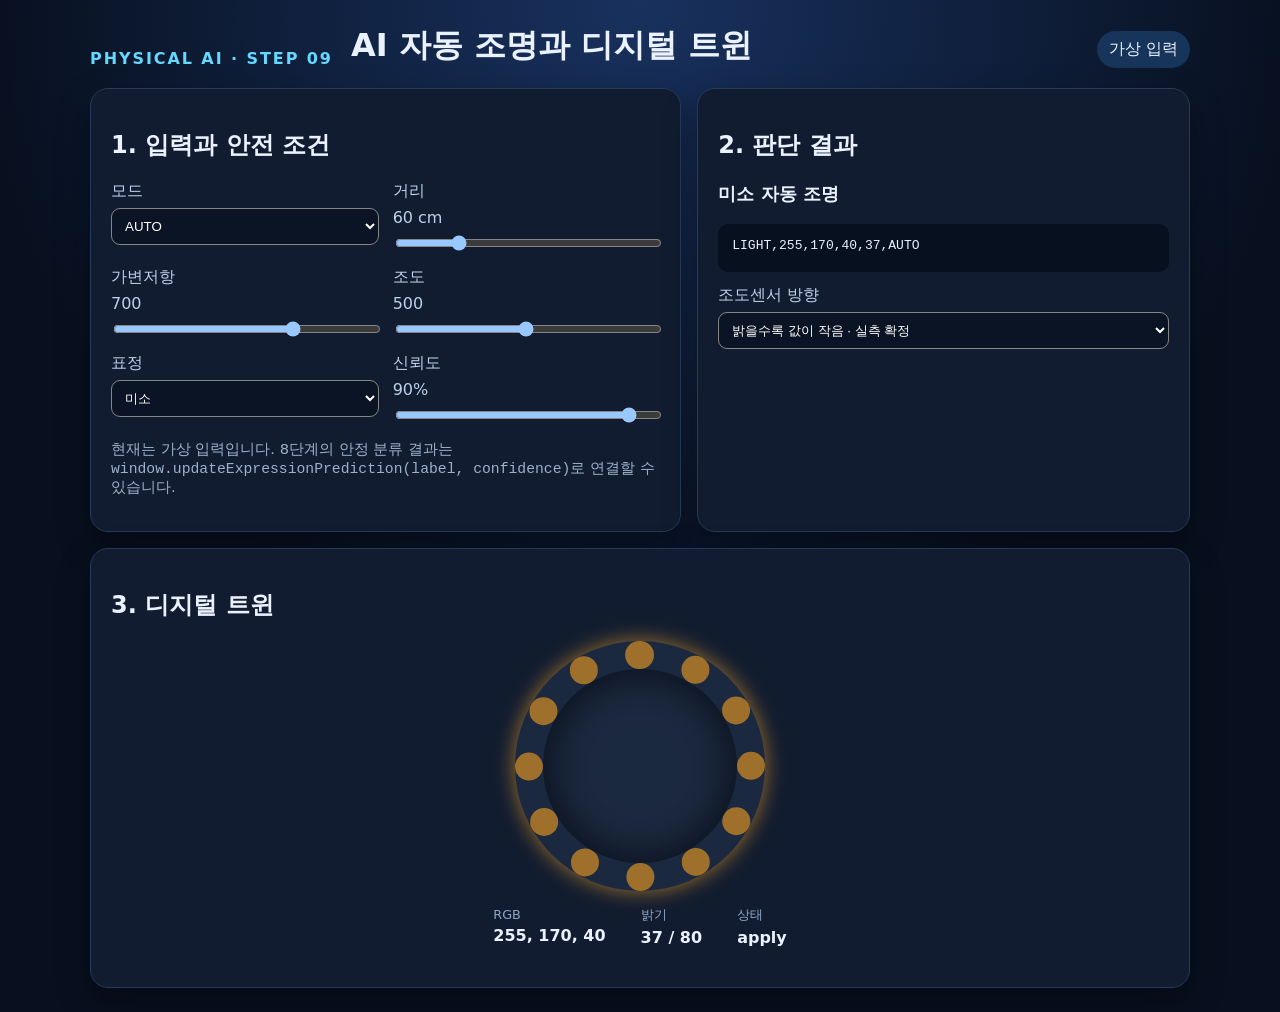
<file: web/09_digital_twin/index.html>
<!doctype html><html lang="ko"><head><meta charset="UTF-8"><meta name="viewport" content="width=device-width,initial-scale=1"><title>9단계 | AI 자동 조명과 디지털 트윈</title><link rel="stylesheet" href="styles.css"><script type="module" src="app.mjs"></script></head>
<body><header><p>PHYSICAL AI · STEP 09</p><h1>AI 자동 조명과 디지털 트윈</h1><span>가상 입력</span></header><main>
<section><h2>1. 입력과 안전 조건</h2><div class="grid">
<label>모드<select id="mode"><option>AUTO</option><option>MANUAL</option></select></label>
<label>거리 <output id="distanceOut"></output><input id="distance" type="range" min="5" max="250" value="60"></label>
<label>가변저항 <output id="potOut"></output><input id="pot" type="range" min="0" max="1023" value="700"></label>
<label>조도 <output id="lightOut"></output><input id="light" type="range" min="0" max="1023" value="500"></label>
<label>표정<select id="expression"><option value="smile">미소</option><option value="neutral">중립</option><option value="surprised">놀란 표정</option><option value="frown">찡그린 표정</option><option value="">확인 중</option></select></label>
<label>신뢰도 <output id="confidenceOut"></output><input id="confidence" type="range" min="0" max="1" step="0.01" value="0.90"></label></div>
<p class="note">현재는 가상 입력입니다. 8단계의 안정 분류 결과는 <code>window.updateExpressionPrediction(label, confidence)</code>로 연결할 수 있습니다.</p></section>
<section><h2>2. 판단 결과</h2><div id="decision" class="decision"></div><pre id="command"></pre><label>조도센서 방향<select id="lightDirection"><option value="lower_is_brighter" selected>밝을수록 값이 작음 · 실측 확정</option><option value="higher_is_brighter">밝을수록 값이 큼</option><option value="unknown">조도 보정 안 함</option></select></label></section>
<section><h2>3. 디지털 트윈</h2><div id="ring" class="ring" role="img"></div><dl><div><dt>RGB</dt><dd id="rgb">-</dd></div><div><dt>밝기</dt><dd id="brightness">-</dd></div><div><dt>상태</dt><dd id="action">-</dd></div></dl></section>
</main></body></html>
</file>
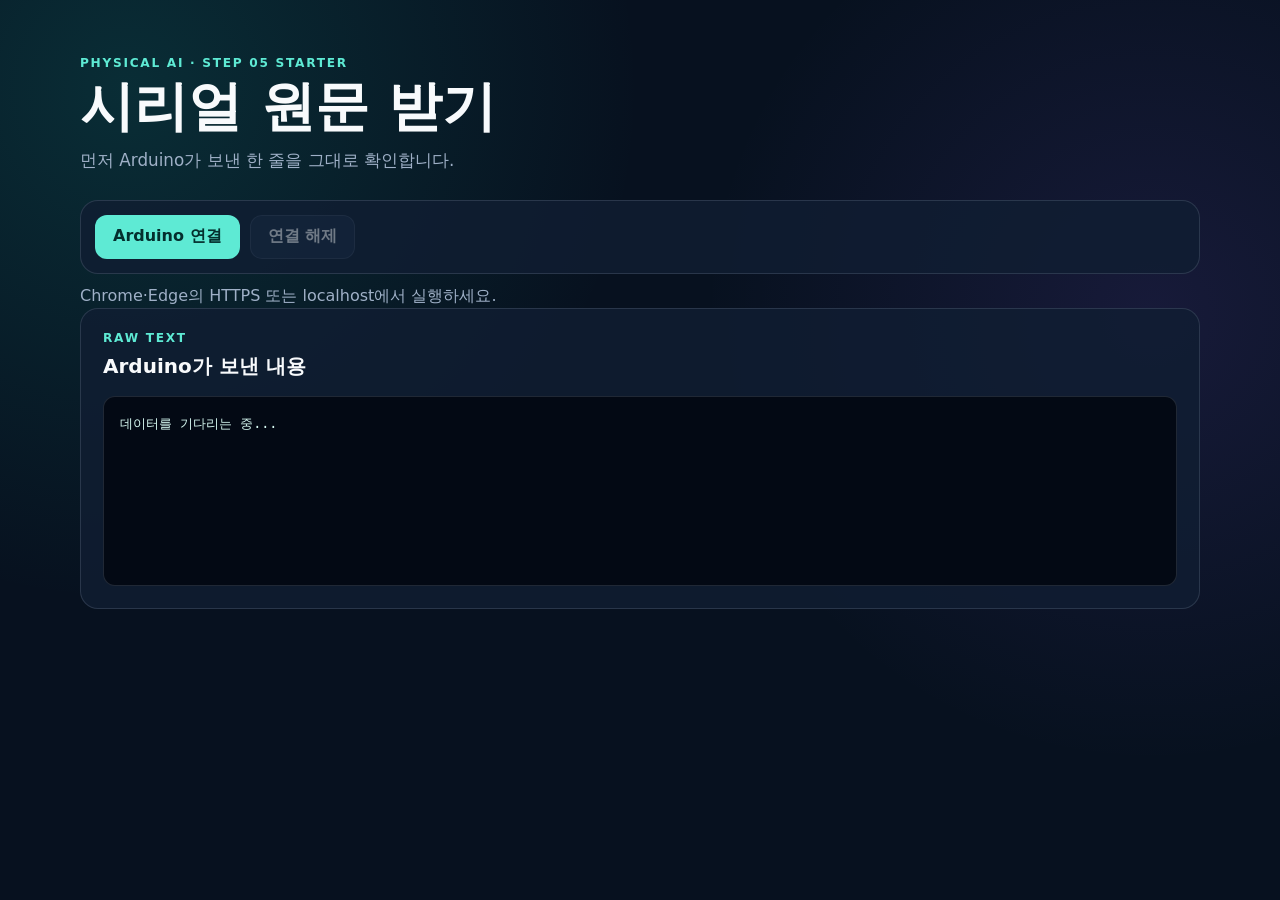
<file: web/05_web_serial/starter/index.html>
<!doctype html>
<html lang="ko">
  <head>
    <meta charset="utf-8">
    <meta name="viewport" content="width=device-width, initial-scale=1">
    <title>5단계 시작 코드 · Web Serial</title>
    <link rel="stylesheet" href="../styles.css">
    <script src="app.js" defer></script>
  </head>
  <body>
    <main class="page-shell">
      <header class="hero">
        <div>
          <p class="eyebrow">PHYSICAL AI · STEP 05 STARTER</p>
          <h1>시리얼 원문 받기</h1>
          <p class="subtitle">먼저 Arduino가 보낸 한 줄을 그대로 확인합니다.</p>
        </div>
      </header>

      <section class="control-bar">
        <button id="connectButton" class="button button-primary" type="button">Arduino 연결</button>
        <button id="disconnectButton" class="button" type="button" disabled>연결 해제</button>
      </section>

      <p id="message" class="message">Chrome·Edge의 HTTPS 또는 localhost에서 실행하세요.</p>

      <section class="console-panel">
        <div class="section-heading">
          <div>
            <p class="eyebrow">RAW TEXT</p>
            <h2>Arduino가 보낸 내용</h2>
          </div>
        </div>
        <pre id="serialLog">데이터를 기다리는 중...</pre>
      </section>
    </main>
  </body>
</html>
</file>
<file: final/10_exhibition/styles.css>
:root {
  color-scheme: dark;
  --bg: #06101d;
  --panel: rgba(14, 29, 48, 0.92);
  --panel-2: #0a1728;
  --line: #29425f;
  --text: #edf6ff;
  --muted: #9fb3c9;
  --cyan: #4be0d1;
  --blue: #6da8ff;
  --yellow: #ffd166;
  --pink: #ff82b7;
  --green: #60e6a8;
  --danger: #ff8290;
  font-family: Inter, Pretendard, "Noto Sans KR", system-ui, sans-serif;
}

* { box-sizing: border-box; }
body { margin: 0; min-height: 100vh; color: var(--text); background: radial-gradient(circle at 12% 0, #173c62 0, var(--bg) 36rem); }
button, input { font: inherit; }
button { padding: .7rem .95rem; border: 1px solid var(--line); border-radius: 11px; color: var(--text); background: #172b43; cursor: pointer; transition: .15s ease; }
button:hover:not(:disabled) { border-color: var(--cyan); transform: translateY(-1px); }
button:disabled { opacity: .42; cursor: not-allowed; }
button.primary { color: #041714; border-color: var(--cyan); background: var(--cyan); font-weight: 800; }
button.danger { color: var(--danger); }
h1, h2, p { margin-top: 0; }
h1 { margin-bottom: .4rem; font-size: clamp(2rem, 4.5vw, 3.7rem); letter-spacing: -.055em; }
h2 { margin-bottom: 0; font-size: 1.2rem; }
main, .topbar, footer { width: min(1440px, calc(100% - 2rem)); margin-inline: auto; }
.topbar { display: flex; align-items: flex-start; justify-content: space-between; gap: 2rem; padding: 2.2rem 0 1.3rem; }
.subtitle, .message, .help, footer { color: var(--muted); }
.eyebrow, .step-label { margin-bottom: .35rem; color: var(--cyan); font-size: .74rem; font-weight: 850; letter-spacing: .14em; }
.status-stack { display: flex; gap: .55rem; flex-wrap: wrap; justify-content: flex-end; }
.status, .chip, .mode-badge { display: inline-flex; align-items: center; white-space: nowrap; padding: .42rem .68rem; border: 1px solid var(--line); border-radius: 999px; color: var(--muted); background: rgba(8, 20, 35, .8); font-size: .83rem; }
.status[data-state="ready"] { color: var(--green); border-color: var(--green); }
.status[data-state="loading"] { color: var(--yellow); border-color: var(--yellow); }
.status[data-state="error"] { color: var(--danger); border-color: var(--danger); }
.notice { margin-bottom: 1rem; padding: 1rem 1.15rem; border-left: 4px solid var(--cyan); border-radius: 0 14px 14px 0; background: rgba(75, 224, 209, .09); color: var(--muted); }
.notice strong { display: block; margin-bottom: .2rem; color: var(--text); }
.panel { margin-bottom: 1rem; padding: 1.1rem; border: 1px solid var(--line); border-radius: 18px; background: var(--panel); box-shadow: 0 16px 50px rgba(0, 0, 0, .22); }
.start-panel, .section-heading { display: flex; align-items: center; justify-content: space-between; gap: 1rem; flex-wrap: wrap; }
.start-panel .message { flex-basis: 100%; margin-bottom: 0; }
.button-row { display: flex; gap: .55rem; flex-wrap: wrap; }
.button-row.compact { margin-top: .8rem; }
.main-grid { display: grid; grid-template-columns: minmax(0, 1.15fr) minmax(320px, .85fr); gap: 1rem; }
.sensor-panel { grid-column: 1 / -1; }
.sensor-grid { display: grid; grid-template-columns: repeat(4, 1fr); gap: .75rem; margin-top: 1rem; }
.sensor-card { min-width: 0; padding: .9rem; border-radius: 14px; background: var(--panel-2); border-top: 3px solid var(--blue); }
.sensor-card[data-sensor="light"] { border-color: var(--yellow); }
.sensor-card[data-sensor="touch"] { border-color: var(--pink); }
.sensor-card[data-sensor="distance"] { border-color: var(--green); }
.sensor-card span, .sensor-card small { display: block; color: var(--muted); }
.sensor-card strong { display: block; margin: .25rem 0; font-size: 1.85rem; letter-spacing: -.04em; }
.sensor-card canvas { width: 100%; height: 54px; margin-top: .65rem; }
.video-frame { position: relative; min-height: 270px; margin-top: 1rem; overflow: hidden; border-radius: 14px; background: #02070d; }
video { display: block; width: 100%; min-height: 270px; max-height: 380px; object-fit: cover; transform: scaleX(-1); }
.placeholder { position: absolute; inset: 0; display: grid; place-items: center; padding: 2rem; color: var(--muted); text-align: center; }
.feature-bars { display: grid; grid-template-columns: repeat(2, 1fr); gap: .55rem .8rem; margin-top: .8rem; }
.feature-row { display: grid; grid-template-columns: 6.8rem 1fr 2.7rem; align-items: center; gap: .4rem; color: var(--muted); font-size: .76rem; }
.bar { height: 7px; overflow: hidden; border-radius: 999px; background: #06101d; }
.bar span { display: block; height: 100%; width: 0; background: linear-gradient(90deg, var(--blue), var(--cyan)); transition: width .1s linear; }
.training-grid { display: grid; grid-template-columns: repeat(2, 1fr); gap: .55rem; }
.training-card { display: grid; grid-template-columns: auto 1fr auto; align-items: center; gap: .55rem; padding: .65rem; border-radius: 12px; background: var(--panel-2); }
.training-card .emoji { font-size: 1.45rem; }
.training-card strong, .training-card small { display: block; }
.training-card small { color: var(--muted); }
.prediction { display: grid; grid-template-columns: auto 1fr auto; align-items: center; gap: .8rem; margin-top: .8rem; padding: .9rem; border-radius: 14px; background: var(--panel-2); }
.prediction > span { font-size: 2rem; }
.prediction small, .prediction strong { display: block; }
.prediction strong { margin-top: .2rem; }
.prediction b { color: var(--cyan); font-size: 1.4rem; }
.mini-metrics, .decision-list, .state-grid { display: grid; gap: .45rem; }
.mini-metrics div, .decision-list div { display: flex; justify-content: space-between; gap: 1rem; padding-bottom: .4rem; border-bottom: 1px solid var(--line); }
dt { color: var(--muted); }
dd { margin: 0; text-align: right; }
.mode-badge { color: var(--blue); border-color: var(--blue); font-weight: 800; }
.mode-badge.auto { color: var(--yellow); border-color: var(--yellow); }
.mode-selector { display: grid; grid-template-columns: 1fr 1fr; gap: .6rem; margin: 1rem 0; padding: 0; border: 0; }
.mode-selector legend { margin-bottom: .4rem; color: var(--muted); font-size: .8rem; }
.mode-selector label { position: relative; }
.mode-selector input { position: absolute; opacity: 0; }
.mode-selector span { display: block; padding: .75rem; border: 1px solid var(--line); border-radius: 12px; background: var(--panel-2); font-weight: 800; }
.mode-selector small { display: block; margin-top: .2rem; color: var(--muted); font-weight: 400; }
.mode-selector input:checked + span { border-color: var(--cyan); box-shadow: inset 0 0 0 1px var(--cyan); }
.manual-controls { display: grid; gap: .75rem; }
.manual-controls label { display: grid; grid-template-columns: auto 1fr; align-items: center; gap: .8rem; color: var(--muted); }
.manual-controls label span { justify-self: end; }
.manual-controls input[type="color"] { justify-self: end; width: 4rem; height: 2.5rem; padding: .1rem; border: 0; background: none; }
.manual-controls input[type="range"] { grid-column: 1 / -1; width: 100%; accent-color: var(--cyan); }
.auto-controls { padding: .8rem; border-radius: 12px; background: var(--panel-2); }
code { color: var(--cyan); overflow-wrap: anywhere; }
.twin-stage { display: grid; place-items: center; min-height: 285px; }
.pixel-ring { position: relative; width: 230px; aspect-ratio: 1; border-radius: 50%; background: radial-gradient(circle, #14263b 0 44%, #06101d 45% 100%); box-shadow: 0 0 var(--glow, 0) var(--pixel-color, transparent); }
.pixel { --angle: 0deg; position: absolute; left: calc(50% - 16px); top: calc(50% - 16px); width: 32px; aspect-ratio: 1; border-radius: 50%; background: var(--pixel-color, #26384c); box-shadow: 0 0 var(--pixel-glow, 0) var(--pixel-color, transparent); transform: rotate(var(--angle)) translateY(-91px); }
.ring-center { position: absolute; inset: 35%; display: grid; place-items: center; align-content: center; text-align: center; }
.ring-center span, .ring-center small { color: var(--muted); font-size: .7rem; }
.ring-center strong { font-size: 2rem; }
.state-grid { grid-template-columns: 1fr 1fr; }
.state-grid div { padding: .65rem; border-radius: 10px; background: var(--panel-2); }
.state-grid dd { margin-top: .25rem; text-align: left; font-weight: 750; }
.event-log { max-height: 180px; margin: .8rem 0 0; padding-left: 1.6rem; overflow: auto; color: var(--muted); }
.event-log li { margin: .3rem 0; }
.event-log time { color: var(--cyan); }
footer { padding: 1rem 0 3rem; text-align: center; }

@media (max-width: 900px) {
  .main-grid { grid-template-columns: 1fr; }
  .sensor-grid { grid-template-columns: 1fr 1fr; }
}

@media (max-width: 600px) {
  .topbar, .start-panel { align-items: stretch; flex-direction: column; }
  .status-stack { justify-content: flex-start; }
  .sensor-grid, .feature-bars, .training-grid, .state-grid { grid-template-columns: 1fr; }
  .button-row { display: grid; grid-template-columns: 1fr 1fr; }
  .feature-row { grid-template-columns: 6.5rem 1fr 2.5rem; }
}

@media (prefers-reduced-motion: reduce) {
  *, *::before, *::after { transition: none !important; }
}
</file>
<file: web/05_web_serial/styles.css>
:root {
  color-scheme: dark;
  --background: #07111f;
  --panel: rgba(17, 30, 50, 0.82);
  --panel-light: rgba(30, 48, 76, 0.72);
  --line: rgba(148, 163, 184, 0.2);
  --text: #f8fafc;
  --muted: #9fb0c7;
  --accent: #5eead4;
  --accent-dark: #0f766e;
  --mock: #c084fc;
  --danger: #fb7185;
  font-family: Inter, Pretendard, "Noto Sans KR", system-ui, sans-serif;
}

* {
  box-sizing: border-box;
}

body {
  min-height: 100vh;
  margin: 0;
  color: var(--text);
  background:
    radial-gradient(circle at 10% 10%, rgba(20, 184, 166, 0.17), transparent 32rem),
    radial-gradient(circle at 90% 35%, rgba(139, 92, 246, 0.12), transparent 28rem),
    var(--background);
}

button {
  font: inherit;
}

.page-shell {
  width: min(1120px, calc(100% - 32px));
  margin: 0 auto;
  padding: 56px 0 32px;
}

.hero,
.control-bar,
.section-heading,
.status-panel {
  display: flex;
  align-items: center;
}

.hero {
  justify-content: space-between;
  gap: 32px;
  margin-bottom: 28px;
}

.eyebrow {
  margin: 0 0 8px;
  color: var(--accent);
  font-size: 0.76rem;
  font-weight: 800;
  letter-spacing: 0.14em;
}

h1,
h2,
p {
  margin-top: 0;
}

h1 {
  margin-bottom: 12px;
  font-size: clamp(2rem, 5vw, 3.4rem);
  line-height: 1.08;
}

h2 {
  margin-bottom: 0;
  font-size: 1.25rem;
}

.subtitle,
footer {
  color: var(--muted);
}

.subtitle {
  margin-bottom: 0;
  font-size: 1.05rem;
}

.status-panel {
  min-width: 230px;
  gap: 12px;
  padding: 16px 18px;
  border: 1px solid var(--line);
  border-radius: 16px;
  background: var(--panel);
  backdrop-filter: blur(14px);
}

.status-panel strong,
.status-panel small {
  display: block;
}

.status-panel small {
  margin-top: 4px;
  color: var(--muted);
}

.status-dot {
  width: 11px;
  height: 11px;
  flex: 0 0 auto;
  border-radius: 50%;
  background: #64748b;
  box-shadow: 0 0 0 5px rgba(100, 116, 139, 0.12);
}

.status-dot.connected {
  background: var(--accent);
  box-shadow: 0 0 0 5px rgba(94, 234, 212, 0.13);
}

.status-dot.mock {
  background: var(--mock);
  box-shadow: 0 0 0 5px rgba(192, 132, 252, 0.13);
}

.control-bar {
  flex-wrap: wrap;
  gap: 10px;
  padding: 14px;
  border: 1px solid var(--line);
  border-radius: 18px;
  background: var(--panel);
}

.button,
.text-button {
  cursor: pointer;
  border: 0;
}

.button {
  min-height: 44px;
  padding: 0 17px;
  color: var(--text);
  border: 1px solid var(--line);
  border-radius: 12px;
  background: var(--panel-light);
  font-weight: 750;
}

.button:hover:not(:disabled),
.button:focus-visible {
  border-color: rgba(94, 234, 212, 0.6);
  transform: translateY(-1px);
}

.button:disabled {
  cursor: not-allowed;
  opacity: 0.42;
}

.button-primary {
  color: #042f2e;
  border-color: transparent;
  background: var(--accent);
}

.button-mock {
  border-color: rgba(192, 132, 252, 0.4);
}

.divider {
  width: 1px;
  height: 30px;
  margin: 0 3px;
  background: var(--line);
}

.notice {
  margin: 14px 0 0;
  padding: 12px 14px;
  color: #fecdd3;
  border: 1px solid rgba(251, 113, 133, 0.32);
  border-radius: 12px;
  background: rgba(159, 18, 57, 0.18);
}

.sensor-grid {
  display: grid;
  grid-template-columns: repeat(3, 1fr);
  gap: 14px;
  margin: 22px 0;
}

.sensor-card {
  min-height: 146px;
  padding: 20px;
  border: 1px solid var(--line);
  border-radius: 18px;
  background: linear-gradient(145deg, var(--panel-light), var(--panel));
}

.sensor-card span,
.sensor-card small {
  color: var(--muted);
}

.sensor-card strong {
  display: block;
  margin: 14px 0 5px;
  color: var(--accent);
  font-size: 2rem;
  font-variant-numeric: tabular-nums;
}

.console-panel {
  padding: 22px;
  border: 1px solid var(--line);
  border-radius: 18px;
  background: var(--panel);
}

.section-heading {
  justify-content: space-between;
  gap: 20px;
  margin-bottom: 16px;
}

.text-button {
  padding: 8px 0;
  color: var(--accent);
  background: transparent;
  font-weight: 700;
}

pre {
  min-height: 190px;
  max-height: 300px;
  margin: 0;
  padding: 16px;
  overflow: auto;
  color: #d7f9f2;
  border: 1px solid var(--line);
  border-radius: 12px;
  background: #030914;
  font: 0.84rem/1.65 ui-monospace, SFMono-Regular, Menlo, monospace;
  white-space: pre-wrap;
  overflow-wrap: anywhere;
}

.message {
  min-height: 1.4em;
  margin: 12px 0 0;
  color: var(--muted);
}

.message.error {
  color: var(--danger);
}

footer {
  padding: 20px 4px 0;
  font-size: 0.84rem;
  line-height: 1.6;
}

@media (max-width: 760px) {
  .page-shell {
    padding-top: 32px;
  }

  .hero {
    align-items: stretch;
    flex-direction: column;
  }

  .status-panel {
    min-width: 0;
  }

  .sensor-grid {
    grid-template-columns: repeat(2, 1fr);
  }
}

@media (max-width: 480px) {
  .sensor-grid {
    grid-template-columns: 1fr;
  }

  .divider {
    display: none;
  }

  .button {
    flex: 1 1 calc(50% - 10px);
  }
}
</file>
<file: web/06_dashboard/styles.css>
:root {
  color-scheme: dark;
  --bg: #07101d;
  --surface: #0d1928;
  --surface-strong: #122238;
  --border: rgba(163, 190, 226, 0.18);
  --text: #f5f8ff;
  --muted: #9badc4;
  --cyan: #48d6ff;
  --green: #58e6a9;
  --yellow: #ffd166;
  --pink: #ff78b4;
  --danger: #ff7b86;
  --focus: #ffffff;
  --shadow: 0 24px 70px rgba(0, 0, 0, 0.28);
}

* {
  box-sizing: border-box;
}

html {
  background: var(--bg);
  scroll-behavior: smooth;
}

body {
  min-width: 280px;
  min-height: 100vh;
  margin: 0;
  color: var(--text);
  background:
    radial-gradient(circle at 78% -10%, rgba(72, 214, 255, 0.15), transparent 36rem),
    radial-gradient(circle at 0 45%, rgba(120, 92, 255, 0.1), transparent 30rem),
    var(--bg);
  font-family: Inter, Pretendard, "Noto Sans KR", system-ui, -apple-system, BlinkMacSystemFont, "Segoe UI", sans-serif;
  line-height: 1.5;
}

button,
input {
  font: inherit;
}

button,
input[type="checkbox"],
input[type="range"] {
  cursor: pointer;
}

button:focus-visible,
input:focus-visible,
a:focus-visible {
  outline: 3px solid var(--focus);
  outline-offset: 3px;
}

.skip-link {
  position: fixed;
  z-index: 100;
  top: 0.75rem;
  left: 0.75rem;
  padding: 0.75rem 1rem;
  color: #06101d;
  background: #fff;
  border-radius: 0.5rem;
  transform: translateY(-180%);
}

.skip-link:focus {
  transform: translateY(0);
}

.topbar,
main,
footer {
  width: min(1460px, calc(100% - 3rem));
  margin-inline: auto;
}

.topbar {
  display: flex;
  align-items: center;
  justify-content: space-between;
  gap: 2rem;
  padding: 1.5rem 0;
  border-bottom: 1px solid var(--border);
}

.brand h1,
.intro h2,
.panel h2,
.sensor-card h2 {
  margin: 0;
  letter-spacing: -0.035em;
}

.brand h1 {
  font-size: clamp(1.25rem, 2vw, 1.75rem);
}

.eyebrow,
.section-label,
.sensor-code {
  margin: 0 0 0.22rem;
  color: var(--cyan);
  font-size: 0.72rem;
  font-weight: 800;
  letter-spacing: 0.15em;
}

.connection-actions,
.status-badge,
.reading-row,
.panel-heading,
.switch-label,
.auto-row {
  display: flex;
  align-items: center;
}

.connection-actions {
  gap: 0.75rem;
}

.status-badge {
  gap: 0.55rem;
  min-height: 2.75rem;
  padding: 0.65rem 0.9rem;
  color: var(--muted);
  background: rgba(255, 255, 255, 0.035);
  border: 1px solid var(--border);
  border-radius: 999px;
  font-size: 0.9rem;
  font-weight: 700;
}

.status-dot {
  width: 0.62rem;
  height: 0.62rem;
  flex: 0 0 auto;
  background: var(--muted);
  border-radius: 50%;
  box-shadow: 0 0 0 0.25rem rgba(155, 173, 196, 0.1);
}

.status-simulation .status-dot {
  background: var(--yellow);
  box-shadow: 0 0 0 0.25rem rgba(255, 209, 102, 0.12);
}

.status-connected .status-dot {
  background: var(--green);
  box-shadow: 0 0 0 0.25rem rgba(88, 230, 169, 0.12);
}

.status-error .status-dot {
  background: var(--danger);
  box-shadow: 0 0 0 0.25rem rgba(255, 123, 134, 0.12);
}

.button {
  min-height: 2.75rem;
  padding: 0.64rem 1rem;
  color: var(--text);
  border: 1px solid transparent;
  border-radius: 0.7rem;
  font-weight: 800;
}

.button-primary {
  color: #05111c;
  background: var(--cyan);
  box-shadow: 0 10px 30px rgba(72, 214, 255, 0.16);
}

.button-primary:hover {
  background: #87e7ff;
}

.button-ghost {
  color: var(--muted);
  background: rgba(255, 255, 255, 0.035);
  border-color: var(--border);
}

.button:disabled {
  cursor: not-allowed;
  opacity: 0.45;
}

main {
  padding: clamp(2.25rem, 5vw, 5rem) 0 2.5rem;
}

.intro {
  display: grid;
  grid-template-columns: minmax(0, 1fr) auto;
  align-items: end;
  gap: 2rem;
  margin-bottom: 2rem;
}

.intro h2 {
  max-width: 820px;
  font-size: clamp(2rem, 4.5vw, 4.75rem);
  line-height: 1.05;
}

.intro p:not(.section-label) {
  max-width: 760px;
  margin: 1rem 0 0;
  color: var(--muted);
}

.clock-panel {
  min-width: 150px;
  padding: 1rem 1.2rem;
  text-align: right;
  background: rgba(255, 255, 255, 0.035);
  border: 1px solid var(--border);
  border-radius: 0.8rem;
}

.clock-panel span {
  display: block;
  color: var(--muted);
  font-size: 0.76rem;
}

.clock-panel strong {
  font-size: 1rem;
}

.sensor-grid {
  display: grid;
  grid-template-columns: repeat(4, minmax(0, 1fr));
  gap: 1rem;
}

.sensor-card,
.panel {
  background: linear-gradient(150deg, rgba(18, 34, 56, 0.92), rgba(10, 21, 35, 0.94));
  border: 1px solid var(--border);
  border-radius: 1rem;
  box-shadow: var(--shadow);
}

.sensor-card {
  position: relative;
  min-width: 0;
  padding: clamp(1rem, 2vw, 1.4rem);
  overflow: hidden;
}

.sensor-card::before {
  position: absolute;
  top: 0;
  right: 0;
  left: 0;
  height: 3px;
  content: "";
  background: var(--accent);
}

.sensor-card.is-active {
  border-color: color-mix(in srgb, var(--accent) 45%, transparent);
}

.sensor-pot { --accent: var(--cyan); }
.sensor-light { --accent: var(--yellow); }
.sensor-touch { --accent: var(--pink); }
.sensor-distance { --accent: var(--green); }

.card-heading {
  display: flex;
  align-items: flex-start;
  justify-content: space-between;
  gap: 1rem;
}

.sensor-card h2 {
  font-size: 1.18rem;
}

.sensor-icon {
  display: grid;
  width: 2.5rem;
  height: 2.5rem;
  place-items: center;
  color: var(--accent);
  background: color-mix(in srgb, var(--accent) 10%, transparent);
  border: 1px solid color-mix(in srgb, var(--accent) 24%, transparent);
  border-radius: 0.75rem;
  font-size: 1.25rem;
}

.reading-row {
  align-items: baseline;
  gap: 0.45rem;
  min-height: 4.35rem;
  margin-top: 1.15rem;
}

.reading {
  font-size: clamp(2.4rem, 4vw, 4.1rem);
  font-variant-numeric: tabular-nums;
  line-height: 1;
  letter-spacing: -0.055em;
}

.reading-word {
  font-size: clamp(1.9rem, 3vw, 3rem);
}

.unit,
.meaning {
  color: var(--muted);
}

.unit {
  font-size: 0.82rem;
}

.meaning {
  min-height: 1.5rem;
  margin: 0.65rem 0 0;
  font-size: 0.88rem;
}

.chart-frame {
  position: relative;
  width: 100%;
  height: 112px;
  margin-top: 0.85rem;
  overflow: hidden;
  background: rgba(0, 0, 0, 0.13);
  border-radius: 0.7rem;
}

canvas {
  display: block;
  width: 100%;
  height: 100%;
}

.control-grid {
  display: grid;
  grid-template-columns: minmax(0, 1.65fr) minmax(310px, 0.8fr);
  gap: 1rem;
  margin-top: 1rem;
}

.panel {
  padding: clamp(1.1rem, 2vw, 1.5rem);
}

.panel-heading {
  justify-content: space-between;
  gap: 1rem;
}

.panel h2 {
  font-size: 1.45rem;
}

.switch-label,
.auto-row {
  gap: 0.65rem;
  color: var(--muted);
  font-weight: 700;
}

.switch-label input,
.touch-control input {
  width: 2.7rem;
  height: 1.45rem;
  accent-color: var(--cyan);
}

.auto-row {
  width: fit-content;
  margin-top: 1.15rem;
}

.auto-row input {
  width: 1.1rem;
  height: 1.1rem;
  accent-color: var(--cyan);
}

.slider-grid {
  display: grid;
  grid-template-columns: repeat(4, minmax(0, 1fr));
  gap: 1rem;
  margin-top: 1.2rem;
}

.slider-grid > label {
  min-width: 0;
  padding: 0.85rem;
  background: rgba(0, 0, 0, 0.14);
  border: 1px solid var(--border);
  border-radius: 0.75rem;
}

.slider-grid label > span:first-child,
.slider-grid output {
  font-weight: 750;
}

.slider-grid label > span:first-child {
  display: flex;
  justify-content: space-between;
  gap: 0.5rem;
  color: var(--muted);
  font-size: 0.86rem;
}

.slider-grid output {
  color: var(--text);
  font-variant-numeric: tabular-nums;
}

.slider-grid input[type="range"] {
  width: 100%;
  margin: 0.85rem 0 0;
  accent-color: var(--cyan);
}

.slider-grid[aria-disabled="true"] {
  opacity: 0.45;
}

.touch-control {
  display: grid;
  grid-template-columns: 1fr auto;
  align-items: center;
  gap: 0.55rem;
}

.touch-state {
  grid-column: 1 / -1;
  color: var(--muted);
  font-size: 0.82rem;
}

.quality-list {
  display: grid;
  grid-template-columns: 1fr 1fr;
  gap: 0.75rem;
  margin: 1.2rem 0 0;
}

.quality-list > div {
  padding: 0.85rem;
  background: rgba(0, 0, 0, 0.14);
  border: 1px solid var(--border);
  border-radius: 0.75rem;
}

.quality-list .quality-message {
  grid-column: 1 / -1;
}

.quality-list dt {
  color: var(--muted);
  font-size: 0.76rem;
}

.quality-list dd {
  margin: 0.15rem 0 0;
  font-size: 1.35rem;
  font-weight: 800;
  font-variant-numeric: tabular-nums;
}

.quality-list .quality-message dd {
  color: var(--text);
  font-size: 0.9rem;
  font-weight: 600;
  overflow-wrap: anywhere;
}

.support-note {
  margin: 0.85rem 0 0;
  color: var(--muted);
  font-size: 0.78rem;
}

footer {
  display: flex;
  justify-content: space-between;
  gap: 2rem;
  padding: 1.2rem 0 2.5rem;
  color: var(--muted);
  border-top: 1px solid var(--border);
  font-size: 0.76rem;
}

.sr-only {
  position: absolute;
  width: 1px;
  height: 1px;
  padding: 0;
  margin: -1px;
  overflow: hidden;
  clip: rect(0, 0, 0, 0);
  white-space: nowrap;
  border: 0;
}

@media (max-width: 1100px) {
  .sensor-grid {
    grid-template-columns: repeat(2, minmax(0, 1fr));
  }

  .slider-grid {
    grid-template-columns: repeat(2, minmax(0, 1fr));
  }
}

@media (max-width: 760px) {
  .topbar,
  main,
  footer {
    width: min(100% - 1.25rem, 1460px);
  }

  .topbar,
  .intro,
  footer {
    align-items: stretch;
    flex-direction: column;
  }

  .topbar {
    display: flex;
  }

  .connection-actions {
    display: grid;
    grid-template-columns: 1fr auto;
  }

  main {
    padding-top: 2.5rem;
  }

  .intro {
    display: flex;
  }

  .clock-panel {
    width: fit-content;
    text-align: left;
  }

  .control-grid {
    grid-template-columns: 1fr;
  }
}

@media (max-width: 520px) {
  .sensor-grid,
  .slider-grid {
    grid-template-columns: 1fr;
  }

  .connection-actions {
    grid-template-columns: 1fr;
  }

  .status-badge {
    justify-content: center;
  }

  .intro h2 {
    font-size: 2.25rem;
  }

  .chart-frame {
    height: 96px;
  }

  .panel-heading {
    align-items: flex-start;
    flex-direction: column;
  }
}

@media (prefers-contrast: more) {
  :root {
    --border: rgba(255, 255, 255, 0.55);
    --muted: #d4deed;
  }

  .sensor-card,
  .panel,
  .status-badge {
    border-width: 2px;
  }
}

@media (prefers-reduced-motion: reduce) {
  html {
    scroll-behavior: auto;
  }

  *,
  *::before,
  *::after {
    scroll-behavior: auto !important;
    transition-duration: 0.01ms !important;
  }
}
</file>
<file: web/07_light_control/style.css>
:root {
  color-scheme: dark;
  --bg: #0b1020;
  --panel: rgba(17, 24, 39, 0.9);
  --panel-border: rgba(148, 163, 184, 0.18);
  --text: #f8fafc;
  --muted: #9ca3af;
  --primary: #60a5fa;
  --primary-deep: #2563eb;
  --success: #34d399;
  --warning: #fbbf24;
  --danger: #fb7185;
  --control: #111827;
  --focus: #93c5fd;
}

* {
  box-sizing: border-box;
}

body {
  min-width: 320px;
  min-height: 100vh;
  margin: 0;
  color: var(--text);
  background:
    radial-gradient(circle at 14% 8%, rgba(37, 99, 235, 0.2), transparent 28rem),
    radial-gradient(circle at 86% 96%, rgba(16, 185, 129, 0.11), transparent 30rem),
    var(--bg);
  font-family: Pretendard, "Noto Sans KR", system-ui, -apple-system, BlinkMacSystemFont, "Segoe UI", sans-serif;
}

button,
input,
select {
  font: inherit;
}

button,
select,
input[type="color"],
input[type="range"],
input[type="radio"] {
  cursor: pointer;
}

button:focus-visible,
input:focus-visible,
select:focus-visible {
  outline: 3px solid color-mix(in srgb, var(--focus) 62%, transparent);
  outline-offset: 2px;
}

.page-header {
  display: flex;
  align-items: flex-end;
  justify-content: space-between;
  gap: 2rem;
  width: min(1180px, calc(100% - 2rem));
  margin: 0 auto;
  padding: 3rem 0 1.6rem;
}

.eyebrow,
.step-label {
  margin: 0 0 0.45rem;
  color: var(--primary);
  font-size: 0.75rem;
  font-weight: 800;
  letter-spacing: 0.12em;
}

h1,
h2,
h3,
p {
  margin-top: 0;
}

h1 {
  margin-bottom: 0.6rem;
  font-size: clamp(2rem, 5vw, 3.5rem);
  line-height: 1.05;
  letter-spacing: -0.045em;
}

h2 {
  margin-bottom: 0;
  font-size: 1.25rem;
  letter-spacing: -0.02em;
}

.subtitle {
  max-width: 680px;
  margin-bottom: 0;
  color: var(--muted);
  line-height: 1.65;
}

.status-badge,
.helper-chip,
.mode-badge {
  display: inline-flex;
  align-items: center;
  gap: 0.5rem;
  flex: 0 0 auto;
  border: 1px solid var(--panel-border);
  border-radius: 999px;
  padding: 0.48rem 0.75rem;
  font-size: 0.78rem;
  font-weight: 750;
}

.status-badge {
  background: rgba(15, 23, 42, 0.75);
}

.status-dot {
  width: 0.55rem;
  height: 0.55rem;
  border-radius: 50%;
  background: var(--danger);
  box-shadow: 0 0 0.65rem color-mix(in srgb, var(--danger) 70%, transparent);
}

.status-connecting .status-dot {
  background: var(--warning);
  box-shadow: 0 0 0.65rem color-mix(in srgb, var(--warning) 70%, transparent);
}

.status-online .status-dot {
  background: var(--success);
  box-shadow: 0 0 0.65rem color-mix(in srgb, var(--success) 70%, transparent);
}

.layout {
  display: grid;
  grid-template-columns: minmax(0, 1.08fr) minmax(350px, 0.92fr);
  gap: 1rem;
  width: min(1180px, calc(100% - 2rem));
  margin: 0 auto;
  padding-bottom: 3rem;
}

.panel {
  border: 1px solid var(--panel-border);
  border-radius: 1.25rem;
  padding: 1.3rem;
  background: var(--panel);
  box-shadow: 0 1.2rem 3.5rem rgba(0, 0, 0, 0.2);
  backdrop-filter: blur(14px);
}

.connection-panel {
  grid-column: 1 / -1;
}

.section-heading,
.connection-row,
.brightness-heading,
.brightness-row,
.log-heading {
  display: flex;
  align-items: center;
  justify-content: space-between;
  gap: 0.75rem;
}

.section-heading {
  margin-bottom: 1.2rem;
}

.helper-chip {
  color: #cbd5e1;
  background: rgba(30, 41, 59, 0.72);
}

.mode-badge {
  color: #bfdbfe;
  border-color: rgba(96, 165, 250, 0.38);
  background: rgba(37, 99, 235, 0.14);
}

.mode-auto {
  color: #fde68a;
  border-color: rgba(251, 191, 36, 0.4);
  background: rgba(245, 158, 11, 0.12);
}

.field {
  display: grid;
  gap: 0.48rem;
  color: #cbd5e1;
  font-size: 0.86rem;
  font-weight: 700;
}

.transport-field {
  flex: 1 1 24rem;
}

select,
input[type="number"] {
  width: 100%;
  min-height: 2.8rem;
  border: 1px solid #334155;
  border-radius: 0.68rem;
  padding: 0.62rem 0.75rem;
  color: var(--text);
  background: var(--control);
}

.button {
  min-height: 2.8rem;
  border: 0;
  border-radius: 0.72rem;
  padding: 0.65rem 1rem;
  color: white;
  font-weight: 800;
  transition: transform 130ms ease, opacity 130ms ease, filter 130ms ease;
}

.button:hover:not(:disabled) {
  filter: brightness(1.08);
  transform: translateY(-1px);
}

.button:disabled {
  cursor: not-allowed;
  opacity: 0.42;
}

.button-primary,
.button-send {
  background: linear-gradient(135deg, var(--primary-deep), #4f46e5);
}

.button-secondary {
  border: 1px solid #475569;
  background: #1e293b;
}

.button-send {
  width: 100%;
  margin-top: 1rem;
}

.help-text,
.twin-note {
  margin: 0.7rem 0 0;
  color: var(--muted);
  font-size: 0.82rem;
  line-height: 1.55;
}

.mode-selector {
  display: grid;
  grid-template-columns: 1fr 1fr;
  gap: 0.7rem;
  margin: 0 0 1.2rem;
  border: 0;
  padding: 0;
}

.mode-selector legend {
  margin-bottom: 0.55rem;
  color: #cbd5e1;
  font-size: 0.86rem;
  font-weight: 700;
}

.mode-selector label {
  position: relative;
}

.mode-selector input {
  position: absolute;
  inset: 0;
  opacity: 0;
}

.mode-selector label span {
  display: grid;
  gap: 0.15rem;
  border: 1px solid #334155;
  border-radius: 0.75rem;
  padding: 0.8rem;
  background: var(--control);
}

.mode-selector input:checked + span {
  border-color: var(--primary);
  box-shadow: inset 0 0 0 1px var(--primary);
  background: rgba(37, 99, 235, 0.13);
}

.mode-selector small {
  color: var(--muted);
}

.manual-controls[aria-disabled="true"] {
  opacity: 0.44;
}

.manual-controls[aria-disabled="true"] input,
.manual-controls[aria-disabled="true"] button {
  cursor: not-allowed;
}

.color-control {
  display: grid;
  grid-template-columns: 6.5rem 1fr;
  gap: 0.8rem;
}

.color-picker-field input {
  width: 100%;
  height: 3rem;
  border: 1px solid #334155;
  border-radius: 0.72rem;
  padding: 0.24rem;
  background: var(--control);
}

.rgb-grid {
  display: grid;
  grid-template-columns: repeat(3, 1fr);
  gap: 0.55rem;
}

.rgb-red span { color: #fda4af; }
.rgb-green span { color: #6ee7b7; }
.rgb-blue span { color: #93c5fd; }

.preset-row {
  display: flex;
  flex-wrap: wrap;
  gap: 0.45rem;
  margin: 0.85rem 0 1.2rem;
}

.preset {
  display: inline-flex;
  align-items: center;
  gap: 0.36rem;
  border: 1px solid #334155;
  border-radius: 999px;
  padding: 0.42rem 0.68rem;
  color: #dbeafe;
  background: var(--control);
}

.preset::before {
  width: 0.72rem;
  height: 0.72rem;
  border: 1px solid rgba(255, 255, 255, 0.55);
  border-radius: 50%;
  background: var(--preset-color);
  content: "";
}

.brightness-heading {
  margin-bottom: 0.55rem;
  color: #cbd5e1;
  font-size: 0.86rem;
  font-weight: 700;
}

.brightness-heading span {
  color: var(--muted);
  font-size: 0.76rem;
  font-weight: 500;
}

.brightness-row input[type="range"] {
  flex: 1;
  accent-color: var(--primary);
}

.brightness-row input[type="number"] {
  width: 5rem;
}

.auto-notice,
.feedback {
  border-radius: 0.72rem;
  padding: 0.78rem 0.85rem;
  font-size: 0.84rem;
  line-height: 1.55;
}

.auto-notice {
  margin-bottom: 1rem;
  color: #fde68a;
  border: 1px solid rgba(251, 191, 36, 0.3);
  background: rgba(245, 158, 11, 0.09);
}

.feedback-neutral {
  color: #cbd5e1;
  background: rgba(51, 65, 85, 0.42);
}

.feedback-success {
  color: #a7f3d0;
  background: rgba(16, 185, 129, 0.12);
}

.feedback-error {
  color: #fecdd3;
  background: rgba(244, 63, 94, 0.12);
}

.feedback-warning {
  color: #fde68a;
  background: rgba(245, 158, 11, 0.1);
}

.twin-stage {
  display: grid;
  min-height: 310px;
  place-items: center;
  border: 1px solid rgba(96, 165, 250, 0.13);
  border-radius: 1rem;
  background:
    radial-gradient(circle, var(--twin-glow, rgba(59, 130, 246, 0.18)), transparent 55%),
    rgba(2, 6, 23, 0.62);
  transition: background 180ms ease;
}

.pixel-ring {
  position: relative;
  width: 230px;
  height: 230px;
  border: 1px solid rgba(148, 163, 184, 0.18);
  border-radius: 50%;
  background: rgba(15, 23, 42, 0.8);
  box-shadow: inset 0 0 2rem rgba(0, 0, 0, 0.62);
}

.pixel {
  position: absolute;
  top: 50%;
  left: 50%;
  width: 36px;
  height: 36px;
  border: 3px solid rgba(255, 255, 255, 0.22);
  border-radius: 50%;
  background: var(--pixel-color, #3b82f6);
  box-shadow:
    0 0 var(--pixel-glow, 14px) var(--pixel-color, #3b82f6),
    inset 0 0 8px rgba(255, 255, 255, 0.68);
  opacity: var(--pixel-opacity, 0.58);
  transform: translate(-50%, -50%) rotate(var(--angle)) translateY(-92px) rotate(calc(-1 * var(--angle)));
  transition: background 150ms ease, box-shadow 150ms ease, opacity 150ms ease;
}

.ring-center {
  position: absolute;
  inset: 66px;
  display: grid;
  place-content: center;
  border: 1px solid rgba(148, 163, 184, 0.2);
  border-radius: 50%;
  color: var(--muted);
  text-align: center;
  background: #0f172a;
}

.ring-center span {
  color: var(--primary);
  font-size: 0.68rem;
  font-weight: 900;
  letter-spacing: 0.1em;
}

.ring-center strong {
  color: var(--text);
  font-size: 2rem;
  line-height: 1.1;
}

.ring-center small {
  font-size: 0.64rem;
}

.state-grid {
  display: grid;
  grid-template-columns: repeat(4, 1fr);
  gap: 0.5rem;
  margin: 1rem 0;
}

.state-grid div {
  min-width: 0;
  border: 1px solid var(--panel-border);
  border-radius: 0.7rem;
  padding: 0.65rem;
  background: rgba(15, 23, 42, 0.66);
}

.state-grid dt {
  color: var(--muted);
  font-size: 0.7rem;
}

.state-grid dd {
  overflow: hidden;
  margin: 0.18rem 0 0;
  font-size: 0.82rem;
  font-weight: 800;
  text-overflow: ellipsis;
  white-space: nowrap;
}

.log-box {
  border: 1px solid var(--panel-border);
  border-radius: 0.8rem;
  padding: 0.85rem;
  background: #070b14;
}

.log-heading h3 {
  margin: 0;
  font-size: 0.82rem;
}

.text-button {
  border: 0;
  padding: 0.2rem;
  color: var(--primary);
  background: transparent;
  font-size: 0.75rem;
}

pre {
  overflow-x: auto;
  margin: 0.65rem 0 0;
  color: #a7f3d0;
  font-family: ui-monospace, SFMono-Regular, Menlo, Consolas, monospace;
  font-size: 0.72rem;
  line-height: 1.55;
  white-space: pre-wrap;
  word-break: break-word;
}

@media (max-width: 820px) {
  .page-header {
    align-items: flex-start;
    flex-direction: column;
    gap: 1rem;
  }

  .layout {
    grid-template-columns: 1fr;
  }

  .connection-panel {
    grid-column: auto;
  }
}

@media (max-width: 560px) {
  .page-header,
  .layout {
    width: min(100% - 1rem, 1180px);
  }

  .page-header {
    padding-top: 1.8rem;
  }

  .connection-row {
    align-items: stretch;
    flex-direction: column;
  }

  .color-control {
    grid-template-columns: 1fr;
  }

  .state-grid {
    grid-template-columns: repeat(2, 1fr);
  }

  .pixel-ring {
    width: 210px;
    height: 210px;
  }

  .pixel {
    transform: translate(-50%, -50%) rotate(var(--angle)) translateY(-83px) rotate(calc(-1 * var(--angle)));
  }

  .ring-center {
    inset: 61px;
  }
}

@media (prefers-reduced-motion: reduce) {
  *,
  *::before,
  *::after {
    scroll-behavior: auto !important;
    transition-duration: 0.01ms !important;
  }
}
</file>
<file: web/08_expression_ai/styles.css>
:root {
  color-scheme: dark;
  --bg: #07111f;
  --panel: rgba(17, 31, 50, 0.88);
  --line: #2a425f;
  --text: #edf5ff;
  --muted: #a9bbd0;
  --cyan: #42d9d0;
  --blue: #6ea8ff;
  --danger: #ff8392;
  font-family: Inter, Pretendard, "Noto Sans KR", system-ui, sans-serif;
}

* { box-sizing: border-box; }
body { margin: 0; min-height: 100vh; background: radial-gradient(circle at top, #153154 0, var(--bg) 40%); color: var(--text); }
button, input { font: inherit; }
button { border: 1px solid var(--line); border-radius: 12px; padding: 0.75rem 1rem; color: var(--text); background: #182b43; cursor: pointer; }
button:hover:not(:disabled) { border-color: var(--cyan); transform: translateY(-1px); }
button:disabled { opacity: 0.45; cursor: not-allowed; }
button.primary { color: #051418; background: var(--cyan); border-color: var(--cyan); font-weight: 800; }
button.danger { color: var(--danger); }
.topbar, main, footer { width: min(1180px, calc(100% - 2rem)); margin-inline: auto; }
.topbar { display: flex; justify-content: space-between; align-items: flex-start; gap: 2rem; padding: 2.5rem 0 1.5rem; }
h1, h2, p { margin-top: 0; }
h1 { margin-bottom: 0.4rem; font-size: clamp(2rem, 5vw, 3.8rem); letter-spacing: -0.05em; }
h2 { margin-bottom: 0; font-size: 1.25rem; }
.eyebrow, .step-label { color: var(--cyan); font-weight: 800; letter-spacing: 0.12em; font-size: 0.75rem; }
.subtitle, .hint, footer, .message { color: var(--muted); }
.status, .chip { display: inline-flex; align-items: center; border: 1px solid var(--line); border-radius: 999px; padding: 0.45rem 0.75rem; white-space: nowrap; color: var(--muted); }
.status[data-state="ready"] { border-color: var(--cyan); color: var(--cyan); }
.status[data-state="error"] { border-color: var(--danger); color: var(--danger); }
.notice { margin-bottom: 1rem; padding: 1rem 1.2rem; border-left: 4px solid var(--cyan); background: rgba(66, 217, 208, 0.1); border-radius: 0 12px 12px 0; }
.notice strong { display: block; margin-bottom: 0.25rem; }
.panel { margin-bottom: 1rem; padding: 1.2rem; border: 1px solid var(--line); border-radius: 20px; background: var(--panel); box-shadow: 0 18px 60px rgba(0, 0, 0, 0.22); }
.controls, .section-heading { display: flex; align-items: center; justify-content: space-between; gap: 1rem; flex-wrap: wrap; }
.controls .message { flex-basis: 100%; margin: 0; }
.button-row { display: flex; gap: 0.6rem; flex-wrap: wrap; }
.work-grid { display: grid; grid-template-columns: minmax(0, 1.6fr) minmax(270px, 0.8fr); gap: 1rem; }
.video-frame { position: relative; min-height: 280px; margin-top: 1rem; overflow: hidden; border-radius: 16px; background: #02070d; }
video { width: 100%; height: 100%; min-height: 280px; object-fit: cover; transform: scaleX(-1); }
.placeholder { position: absolute; inset: 0; display: grid; place-items: center; padding: 2rem; color: var(--muted); text-align: center; }
.feature-bars { display: grid; grid-template-columns: repeat(2, 1fr); gap: 0.6rem 1rem; margin-top: 1rem; }
.feature-row { display: grid; grid-template-columns: 7rem 1fr 3rem; align-items: center; gap: 0.5rem; color: var(--muted); font-size: 0.82rem; }
.bar { height: 8px; overflow: hidden; border-radius: 999px; background: #0a1726; }
.bar > span { display: block; height: 100%; width: 0; background: linear-gradient(90deg, var(--blue), var(--cyan)); transition: width 120ms linear; }
.prediction { display: flex; align-items: center; gap: 1rem; margin: 1.2rem 0; padding: 1.2rem; border-radius: 16px; background: #0a1726; }
.prediction > span { display: grid; place-items: center; width: 4rem; aspect-ratio: 1; border-radius: 50%; background: #18324e; font-size: 2rem; }
.prediction p { margin: 0 0 0.25rem; color: var(--muted); }
.prediction strong { font-size: 2rem; }
.metrics { display: grid; gap: 0.5rem; }
.metrics div { display: flex; justify-content: space-between; gap: 1rem; padding-bottom: 0.5rem; border-bottom: 1px solid var(--line); }
.metrics dt { color: var(--muted); }
.training-grid { display: grid; grid-template-columns: repeat(4, 1fr); gap: 0.8rem; margin-top: 1rem; }
.training-card { padding: 1rem; border-radius: 16px; background: #0a1726; }
.training-card .emoji { font-size: 2rem; }
.training-card h3 { margin: 0.4rem 0; }
.training-card p { color: var(--muted); }
.training-card button { width: 100%; }
.slider-grid { display: grid; grid-template-columns: repeat(2, 1fr); gap: 1rem 2rem; margin-top: 1rem; }
.slider-control { display: grid; grid-template-columns: 8rem 1fr 3rem; align-items: center; gap: 0.6rem; }
.slider-control input { width: 100%; accent-color: var(--cyan); }
footer { padding: 1rem 0 3rem; text-align: center; }

@media (max-width: 820px) {
  .work-grid, .training-grid { grid-template-columns: 1fr 1fr; }
  .result-panel { grid-column: 1 / -1; }
}

@media (max-width: 560px) {
  .topbar, .controls { align-items: stretch; flex-direction: column; }
  .work-grid, .training-grid, .feature-bars, .slider-grid { grid-template-columns: 1fr; }
  .result-panel { grid-column: auto; }
  .button-row { display: grid; }
}

@media (prefers-reduced-motion: reduce) {
  *, *::before, *::after { transition: none !important; }
}
</file>
<file: web/09_digital_twin/styles.css>
:root{font-family:system-ui,sans-serif;color:#eaf1ff;background:#08101f;color-scheme:dark}*{box-sizing:border-box}body{margin:0;padding:24px;background:radial-gradient(circle at top,#18315e,#08101f 55%)}header,main{max-width:1100px;margin:auto}header{display:flex;align-items:end;gap:18px;flex-wrap:wrap;margin-bottom:20px}header p{color:#65d8ff;letter-spacing:.12em;font-weight:700;margin:0}h1{margin:0;flex:1}header span{padding:8px 12px;background:#17355a;border-radius:999px}main{display:grid;grid-template-columns:1.2fr 1fr;gap:16px}section{background:#111c30;border:1px solid #263a59;border-radius:18px;padding:20px;box-shadow:0 14px 35px #0005}section:last-child{grid-column:1/-1}.grid{display:grid;grid-template-columns:1fr 1fr;gap:14px}label{display:flex;flex-direction:column;gap:6px;color:#bed0ea}select,input{width:100%}select{padding:9px;border-radius:9px;background:#0b1424}.note{color:#9eb0c9;font-size:.92rem}.decision{font-size:1.15rem;font-weight:750;margin:18px 0}pre{background:#07101e;padding:14px;border-radius:10px;min-height:48px}.ring{width:250px;height:250px;border-radius:50%;margin:16px auto;background:#23324b;box-shadow:inset 0 0 45px #000,0 0 var(--glow,0px) var(--color,#000);border:28px dotted var(--color,#52647d);transition:.25s}dl{display:flex;justify-content:center;gap:35px}dt{color:#8fa5c3;font-size:.8rem}dd{margin:4px 0;font-weight:700}@media(max-width:760px){main,.grid{grid-template-columns:1fr}section:last-child{grid-column:auto}}
</file>
